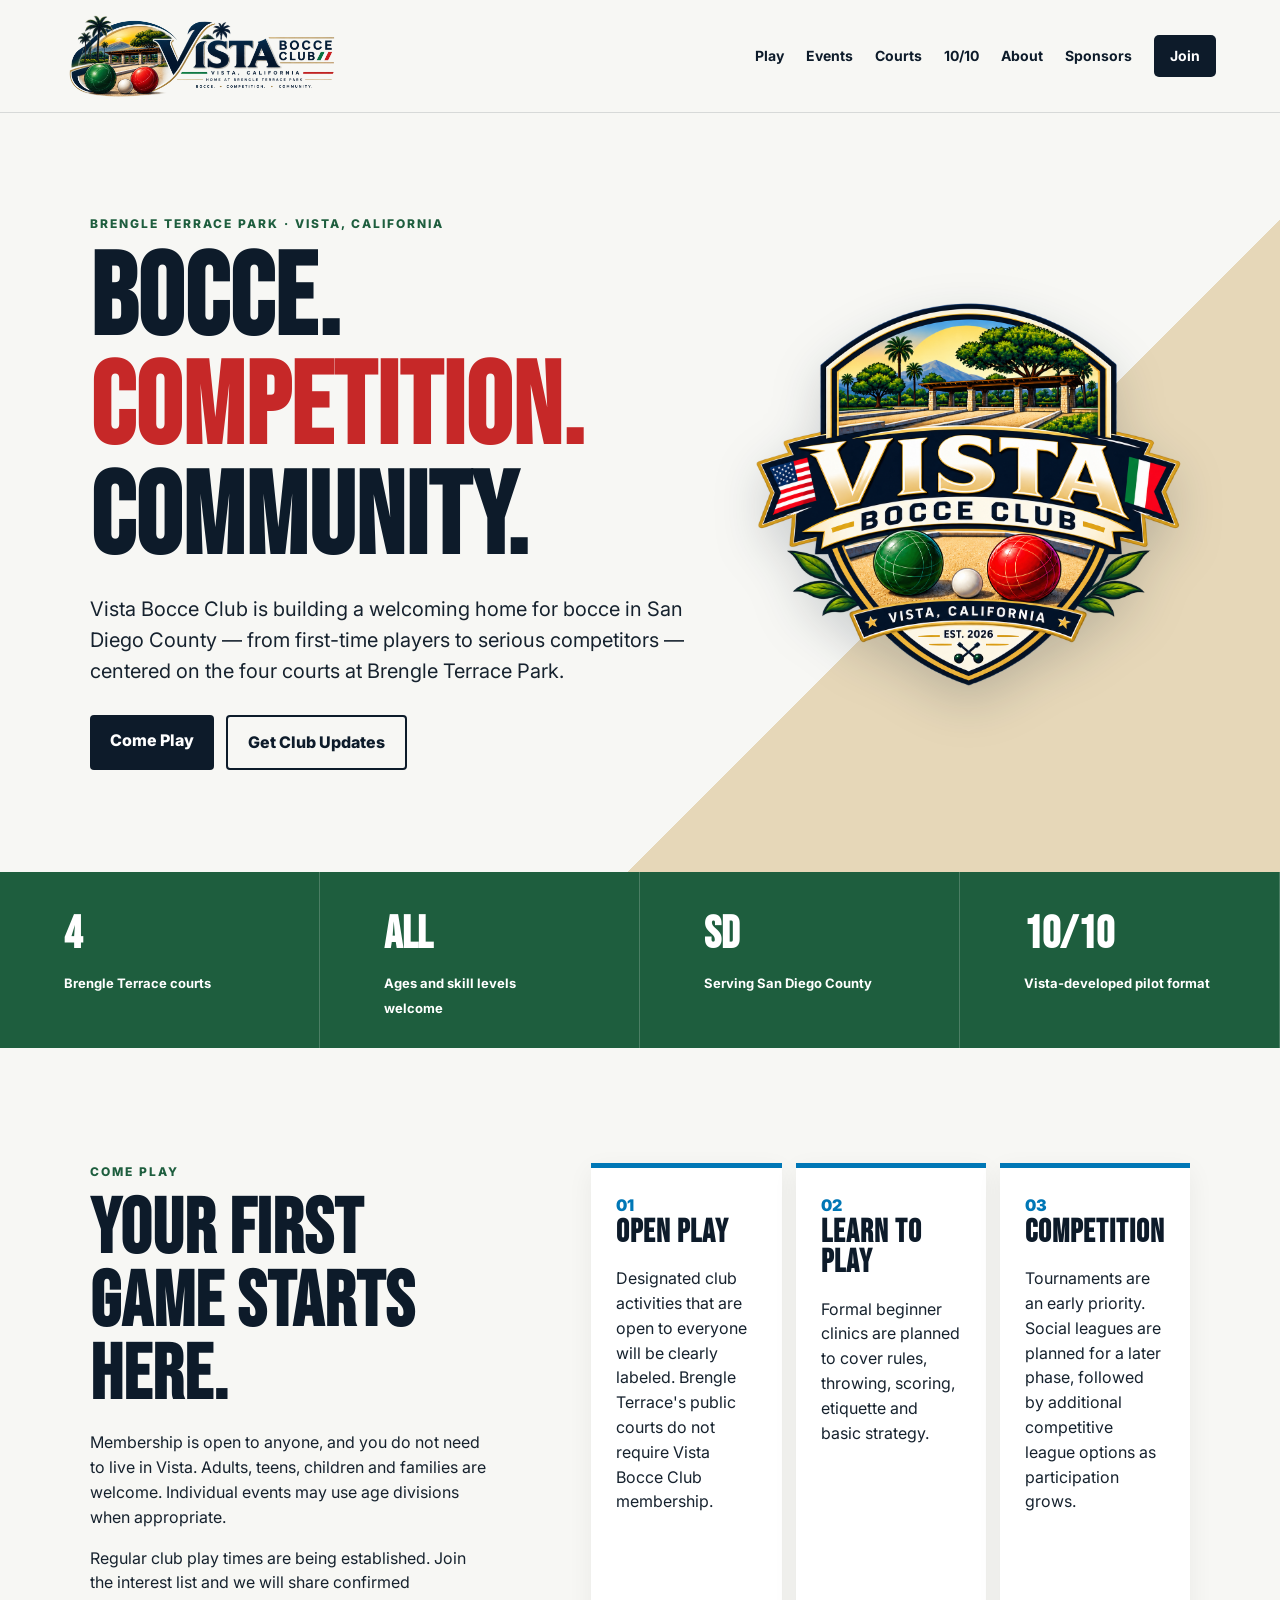
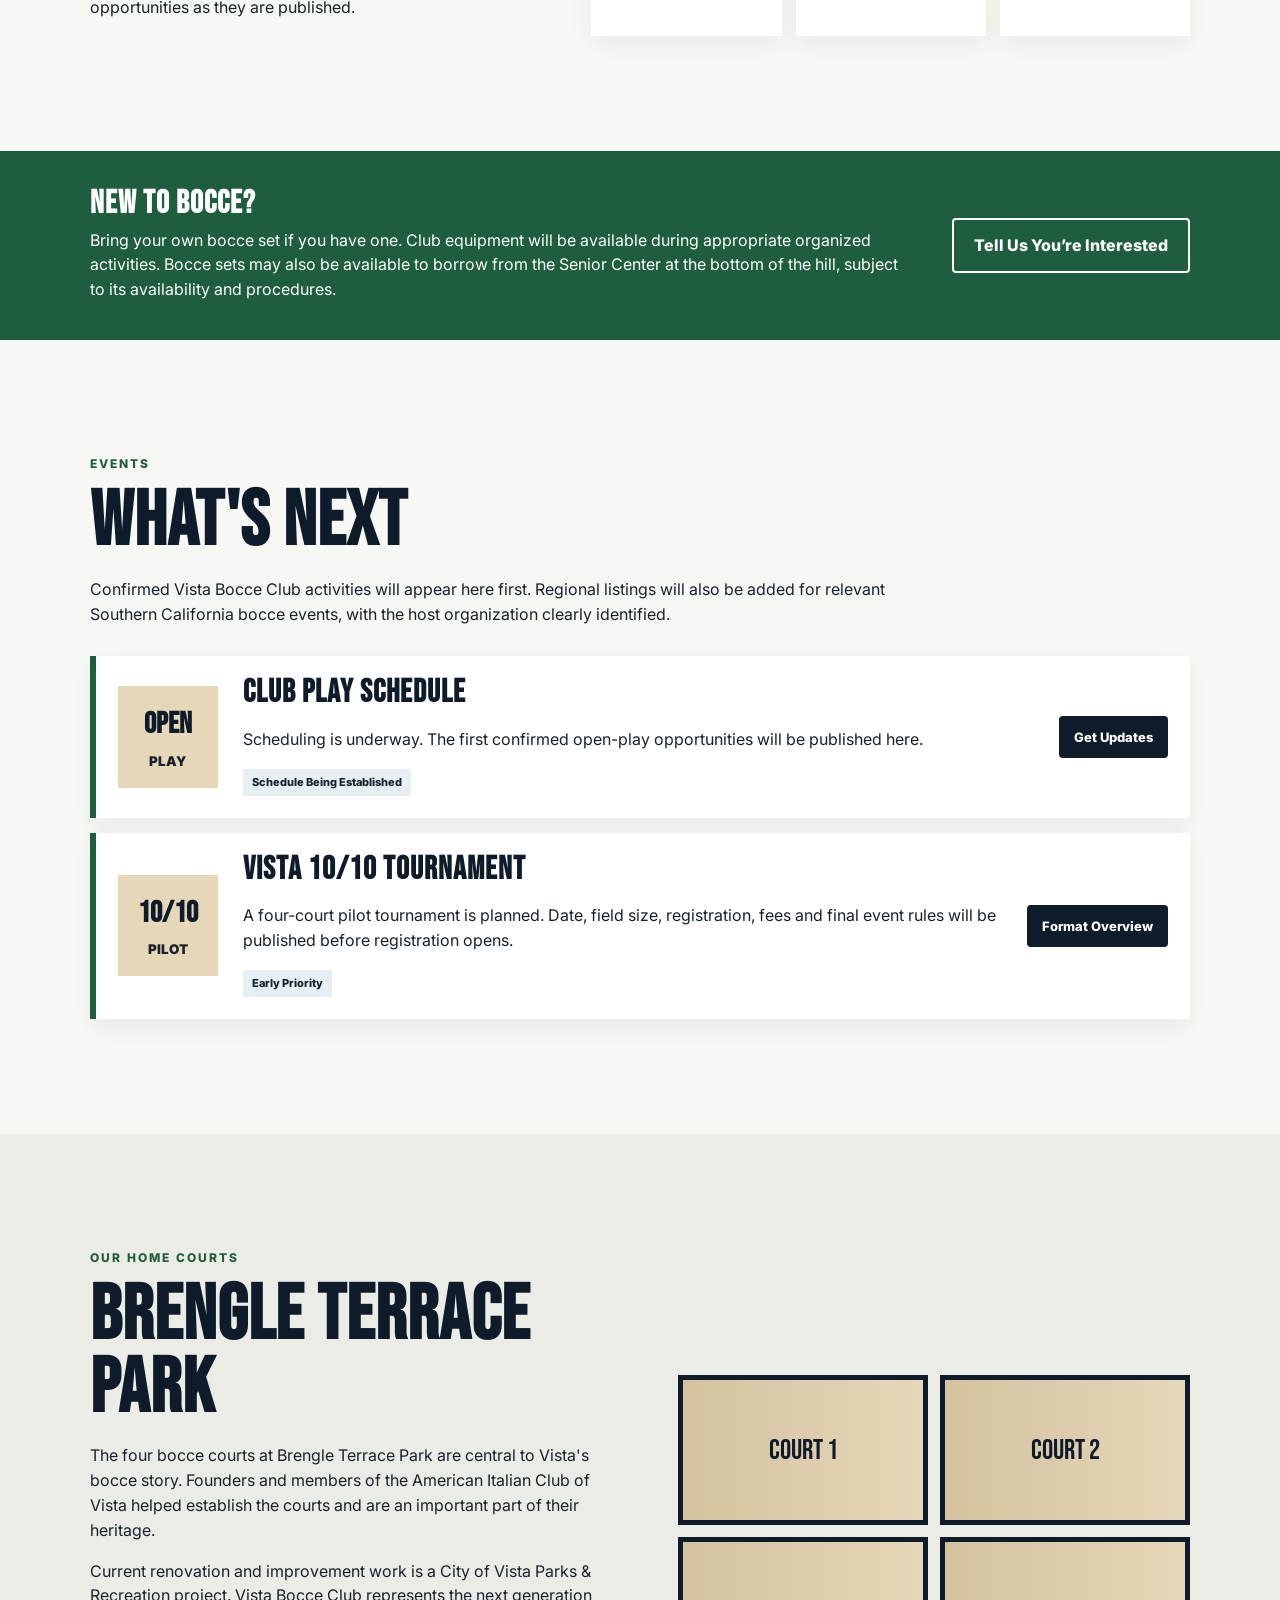
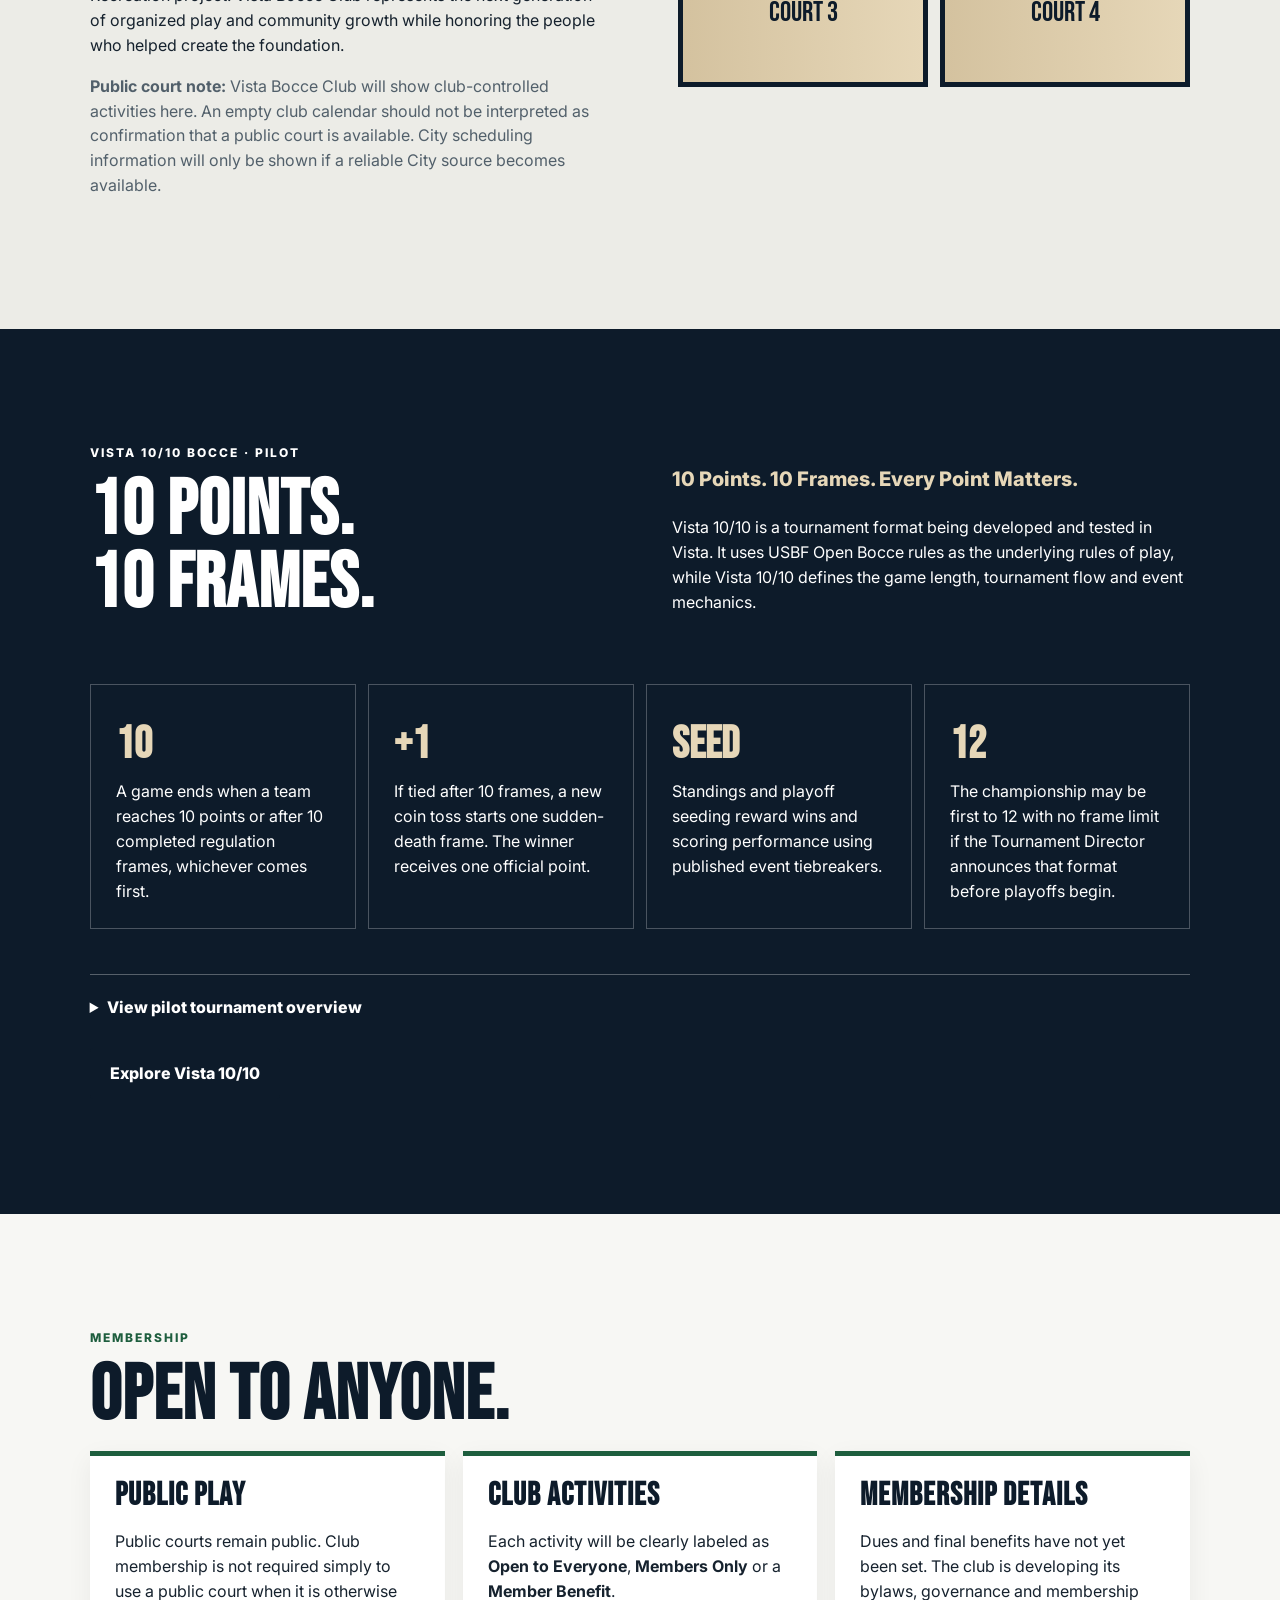
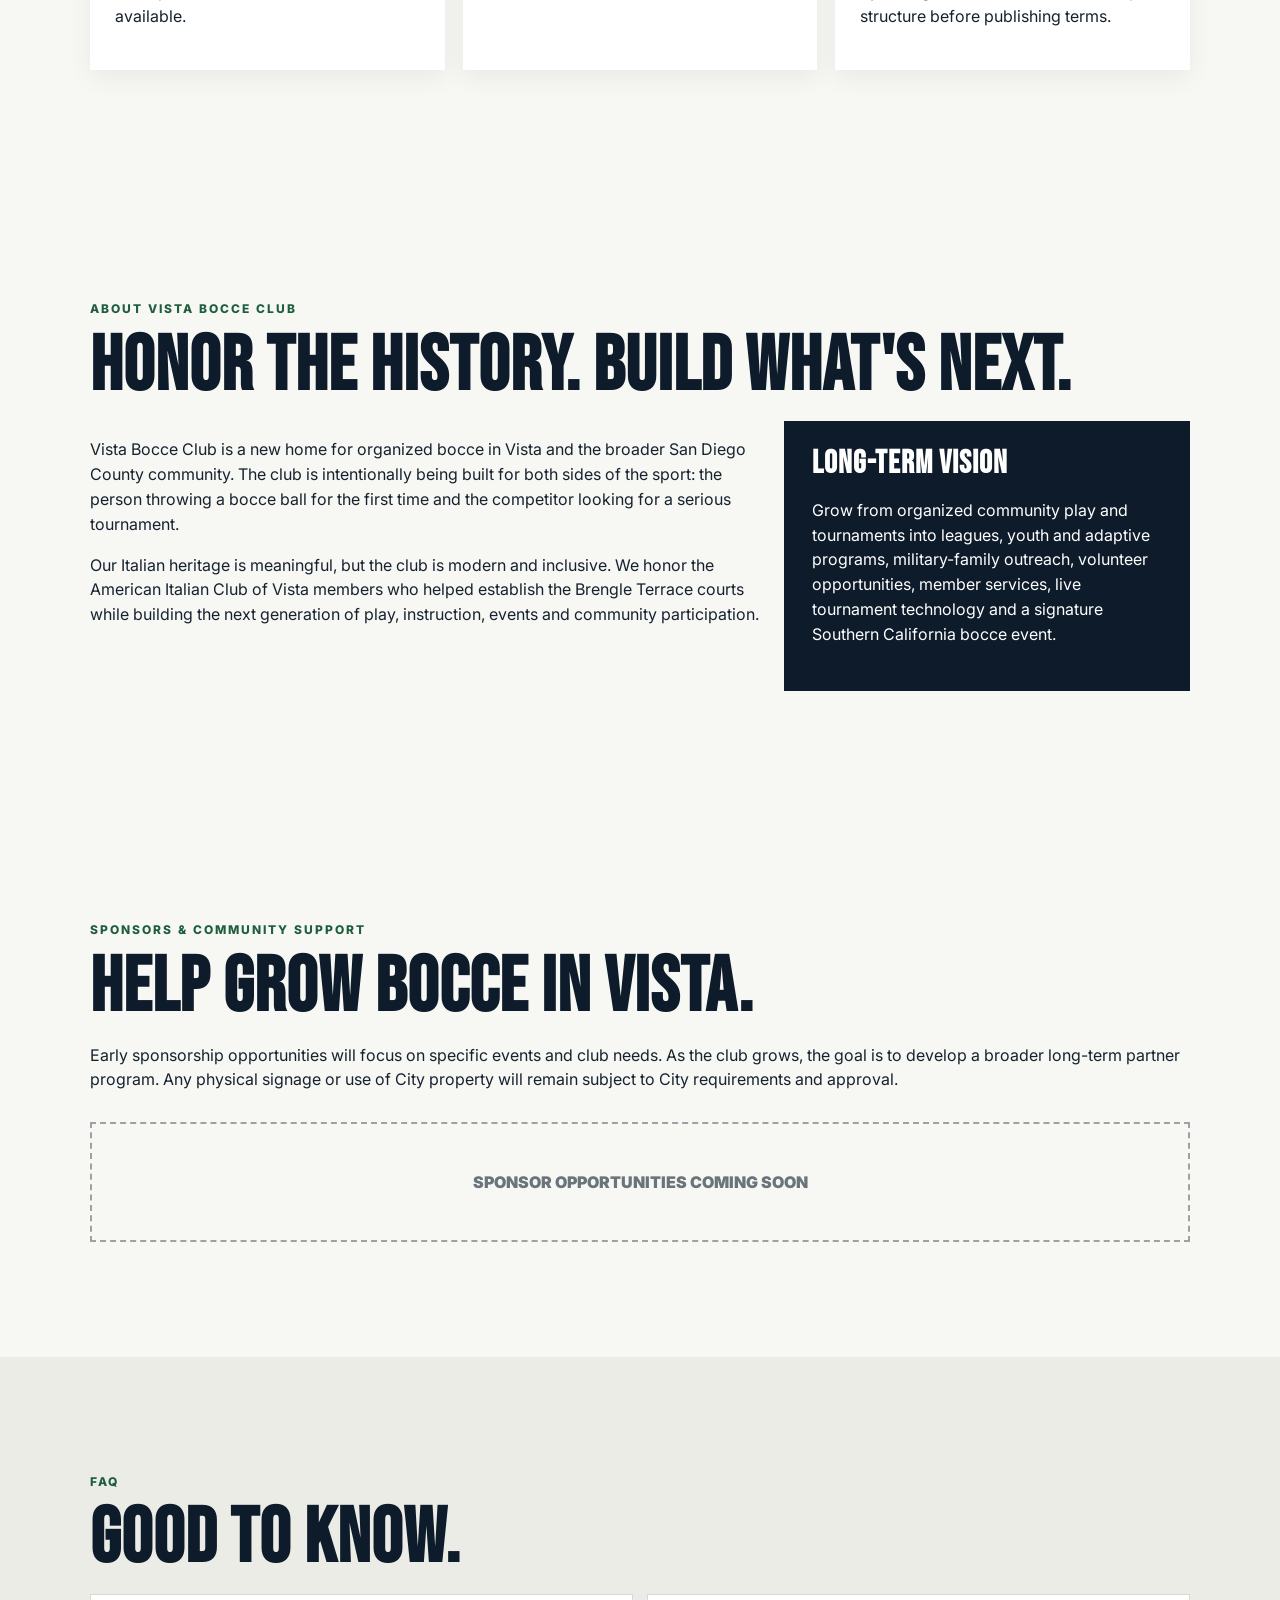
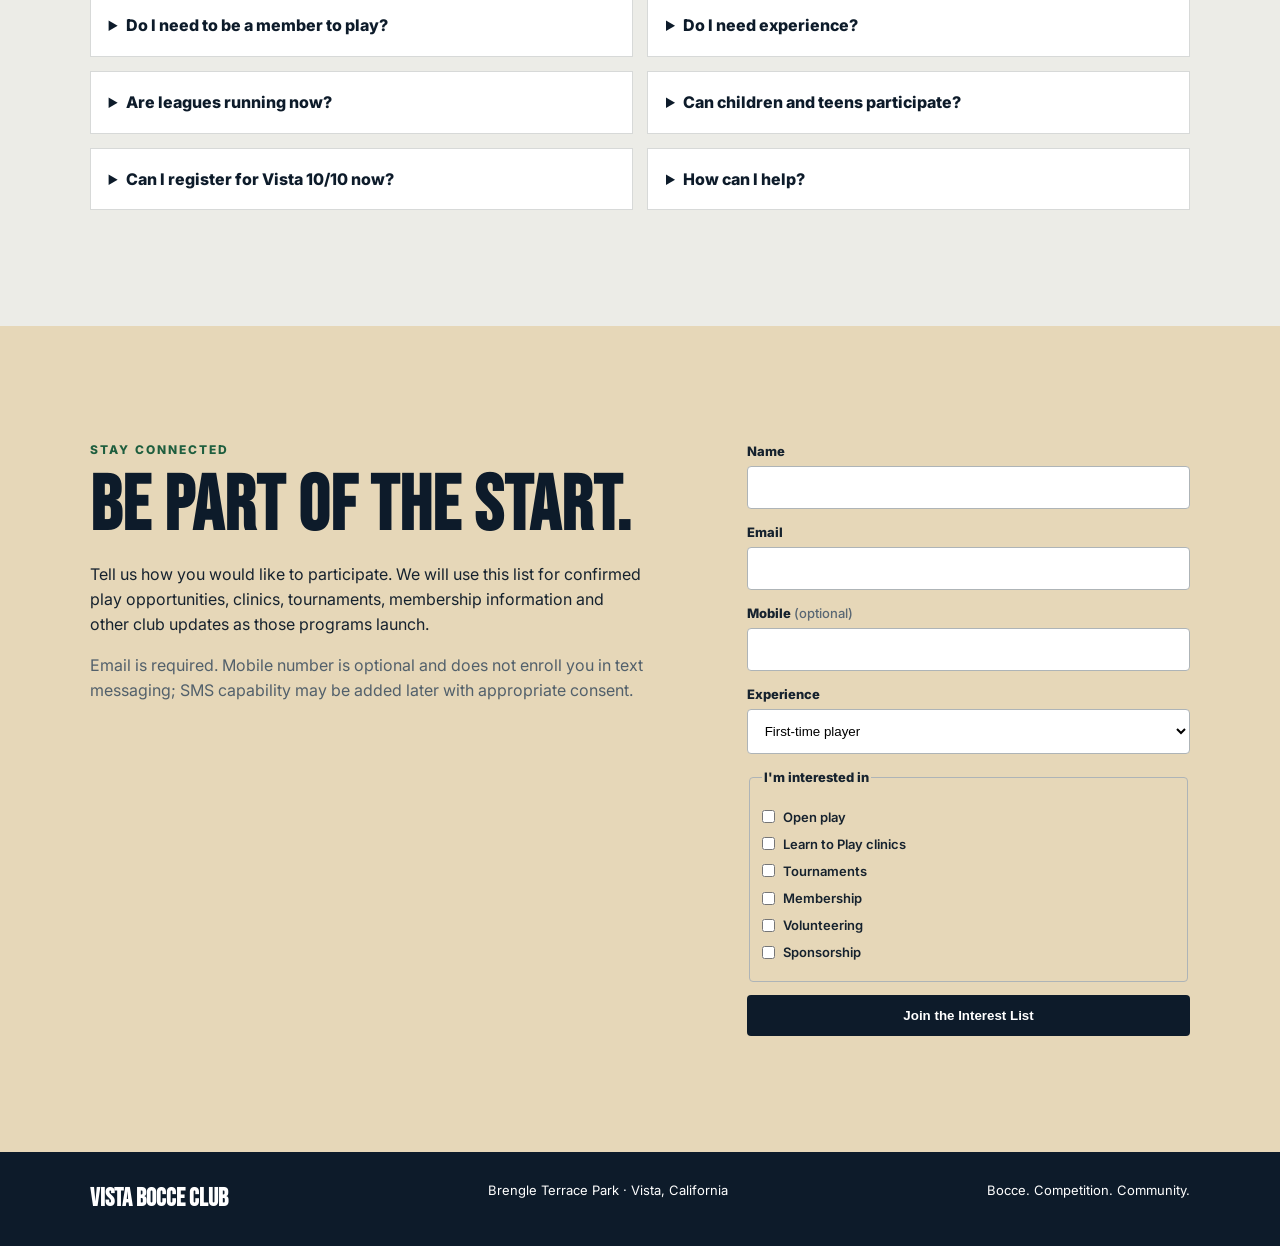
<file: index.html>
<!doctype html>
<html lang="en">
<head>
  <meta charset="utf-8">
  <meta name="viewport" content="width=device-width,initial-scale=1">
  <title>Vista Bocce Club | Bocce. Competition. Community.</title>
  <meta name="description" content="Vista Bocce Club at Brengle Terrace Park in Vista, California — welcoming new and experienced players for community play, clinics and competitive bocce.">
  <link rel="preconnect" href="https://fonts.googleapis.com">
  <link rel="preconnect" href="https://fonts.gstatic.com" crossorigin>
  <link href="https://fonts.googleapis.com/css2?family=Bebas+Neue&family=Inter:wght@400;500;600;700;800&display=swap" rel="stylesheet">
  <link rel="stylesheet" href="styles.css">
</head>
<body>
<a class="skip-link" href="#main">Skip to content</a>
<header class="site-header">
  <a class="brand logo-brand" href="#top" aria-label="Vista Bocce Club home">
    <img src="assets/vista-bocce-club-horizontal-logo.png" alt="Vista Bocce Club">
  </a>
  <button class="menu-toggle" type="button" aria-expanded="false" aria-controls="site-nav">Menu</button>
  <nav id="site-nav" aria-label="Primary navigation">
    <a href="#play">Play</a><a href="#events">Events</a><a href="#courts">Courts</a><a href="/ten10.html">10/10</a><a href="#about">About</a><a href="#sponsors">Sponsors</a><a class="join" href="#join">Join</a>
  </nav>
</header>
<main id="main">
<section id="top" class="hero">
  <div>
    <p class="eyebrow">BRENGLE TERRACE PARK · VISTA, CALIFORNIA</p>
    <h1>BOCCE.<br><em>COMPETITION.</em><br>COMMUNITY.</h1>
    <p class="lede">Vista Bocce Club is building a welcoming home for bocce in San Diego County — from first-time players to serious competitors — centered on the four courts at Brengle Terrace Park.</p>
    <div class="actions"><a class="button" href="#play">Come Play</a><a class="button ghost" href="#join">Get Club Updates</a></div>
  </div>
  <div class="hero-crest" aria-label="Vista Bocce Club crest">
    <img src="assets/vista-bocce-club-crest.png" alt="Vista Bocce Club crest">
  </div>
</section>

<section class="stats" aria-label="Club highlights">
  <div><strong>4</strong><span>Brengle Terrace courts</span></div>
  <div><strong>ALL</strong><span>Ages and skill levels welcome</span></div>
  <div><strong>SD</strong><span>Serving San Diego County</span></div>
  <div><strong>10/10</strong><span>Vista-developed pilot format</span></div>
</section>

<section id="play" class="split">
  <div>
    <p class="eyebrow">COME PLAY</p>
    <h2>YOUR FIRST GAME STARTS HERE.</h2>
    <p>Membership is open to anyone, and you do not need to live in Vista. Adults, teens, children and families are welcome. Individual events may use age divisions when appropriate.</p>
    <p>Regular club play times are being established. Join the interest list and we will share confirmed opportunities as they are published.</p>
  </div>
  <div class="cards">
    <article><span>01</span><h3>Open Play</h3><p>Designated club activities that are open to everyone will be clearly labeled. Brengle Terrace's public courts do not require Vista Bocce Club membership.</p></article>
    <article><span>02</span><h3>Learn to Play</h3><p>Formal beginner clinics are planned to cover rules, throwing, scoring, etiquette and basic strategy.</p></article>
    <article><span>03</span><h3>Competition</h3><p>Tournaments are an early priority. Social leagues are planned for a later phase, followed by additional competitive league options as participation grows.</p></article>
  </div>
</section>

<section class="newcomer-band">
  <div><h3>NEW TO BOCCE?</h3><p>Bring your own bocce set if you have one. Club equipment will be available during appropriate organized activities. Bocce sets may also be available to borrow from the Senior Center at the bottom of the hill, subject to its availability and procedures.</p></div>
  <a class="button ghost-light" href="#join">Tell Us You’re Interested</a>
</section>

<section id="events">
  <p class="eyebrow">EVENTS</p><h2>WHAT'S NEXT</h2>
  <p class="section-intro">Confirmed Vista Bocce Club activities will appear here first. Regional listings will also be added for relevant Southern California bocce events, with the host organization clearly identified.</p>
  <div class="event-grid">
    <article class="event"><div class="date"><b>OPEN</b><small>PLAY</small></div><div><h3>Club Play Schedule</h3><p>Scheduling is underway. The first confirmed open-play opportunities will be published here.</p><span class="tag">Schedule Being Established</span></div><a class="small-button" href="#join">Get Updates</a></article>
    <article class="event"><div class="date"><b>10/10</b><small>PILOT</small></div><div><h3>Vista 10/10 Tournament</h3><p>A four-court pilot tournament is planned. Date, field size, registration, fees and final event rules will be published before registration opens.</p><span class="tag">Early Priority</span></div><a class="small-button" href="/ten10.html">Format Overview</a></article>
  </div>
</section>

<section id="courts" class="courts">
  <div>
    <p class="eyebrow">OUR HOME COURTS</p><h2>BRENGLE TERRACE PARK</h2>
    <p>The four bocce courts at Brengle Terrace Park are central to Vista's bocce story. Founders and members of the American Italian Club of Vista helped establish the courts and are an important part of their heritage.</p>
    <p>Current renovation and improvement work is a City of Vista Parks &amp; Recreation project. Vista Bocce Club represents the next generation of organized play and community growth while honoring the people who helped create the foundation.</p>
    <p class="muted"><strong>Public court note:</strong> Vista Bocce Club will show club-controlled activities here. An empty club calendar should not be interpreted as confirmation that a public court is available. City scheduling information will only be shown if a reliable City source becomes available.</p>
  </div>
  <div class="court-map" aria-label="Illustration of four bocce courts"><div class="court">COURT 1</div><div class="court">COURT 2</div><div class="court">COURT 3</div><div class="court">COURT 4</div></div>
</section>

<section id="ten10" class="dark">
  <div class="section-head"><div><p class="eyebrow">VISTA 10/10 BOCCE · PILOT</p><h2>10 POINTS.<br>10 FRAMES.</h2></div><div><p class="format-tagline">10 Points. 10 Frames. Every Point Matters.</p><p>Vista 10/10 is a tournament format being developed and tested in Vista. It uses USBF Open Bocce rules as the underlying rules of play, while Vista 10/10 defines the game length, tournament flow and event mechanics.</p></div></div>
  <div class="rules">
    <div><b>10</b><span>A game ends when a team reaches 10 points or after 10 completed regulation frames, whichever comes first.</span></div>
    <div><b>+1</b><span>If tied after 10 frames, a new coin toss starts one sudden-death frame. The winner receives one official point.</span></div>
    <div><b>SEED</b><span>Standings and playoff seeding reward wins and scoring performance using published event tiebreakers.</span></div>
    <div><b>12</b><span>The championship may be first to 12 with no frame limit if the Tournament Director announces that format before playoffs begin.</span></div>
  </div>
  <details><summary>View pilot tournament overview</summary><div class="details-grid">
    <p><b>Preliminary play:</b> balanced brackets are preferred so teams play the same number of games; three advancing teams per bracket is the preferred model when practical.</p>
    <p><b>Within-bracket ties:</b> Win-Loss → Head-to-Head → Point Differential → Points For → on-court tiebreak if needed.</p>
    <p><b>Cross-bracket seeding:</b> Win-Loss → Point Differential → Points For → final on-court tiebreak.</p>
    <p><b>Playoffs:</b> seeded single elimination with mathematical byes awarded to the highest seeds when needed.</p>
    <p><b>Operations:</b> master game order, formal On Deck queue and next-available-court flow are designed to keep four courts moving efficiently.</p>
    <p><b>Pilot status:</b> the rules remain a test ruleset until real-world tournament data and player feedback support a formal v1.0 release.</p>
  </div></details>
  <div class="actions"><a class="button" href="/ten10.html">Explore Vista 10/10</a></div>
</section>

<section id="membership" class="membership-section">
  <p class="eyebrow">MEMBERSHIP</p><h2>OPEN TO ANYONE.</h2>
  <div class="three-col">
    <article><h3>Public Play</h3><p>Public courts remain public. Club membership is not required simply to use a public court when it is otherwise available.</p></article>
    <article><h3>Club Activities</h3><p>Each activity will be clearly labeled as <strong>Open to Everyone</strong>, <strong>Members Only</strong> or a <strong>Member Benefit</strong>.</p></article>
    <article><h3>Membership Details</h3><p>Dues and final benefits have not yet been set. The club is developing its bylaws, governance and membership structure before publishing terms.</p></article>
  </div>
</section>

<section id="about" class="about">
  <p class="eyebrow">ABOUT VISTA BOCCE CLUB</p><h2>HONOR THE HISTORY. BUILD WHAT'S NEXT.</h2>
  <div class="about-grid"><div><p>Vista Bocce Club is a new home for organized bocce in Vista and the broader San Diego County community. The club is intentionally being built for both sides of the sport: the person throwing a bocce ball for the first time and the competitor looking for a serious tournament.</p><p>Our Italian heritage is meaningful, but the club is modern and inclusive. We honor the American Italian Club of Vista members who helped establish the Brengle Terrace courts while building the next generation of play, instruction, events and community participation.</p></div><div class="vision-box"><h3>LONG-TERM VISION</h3><p>Grow from organized community play and tournaments into leagues, youth and adaptive programs, military-family outreach, volunteer opportunities, member services, live tournament technology and a signature Southern California bocce event.</p></div></div>
</section>

<section id="sponsors" class="sponsors">
  <p class="eyebrow">SPONSORS &amp; COMMUNITY SUPPORT</p><h2>HELP GROW BOCCE IN VISTA.</h2>
  <p>Early sponsorship opportunities will focus on specific events and club needs. As the club grows, the goal is to develop a broader long-term partner program. Any physical signage or use of City property will remain subject to City requirements and approval.</p>
  <div class="sponsorbox">SPONSOR OPPORTUNITIES COMING SOON</div>
</section>

<section class="faq" id="faq">
  <p class="eyebrow">FAQ</p><h2>GOOD TO KNOW.</h2>
  <div class="faq-grid">
    <details><summary>Do I need to be a member to play?</summary><p>No. Brengle Terrace's public courts do not become members-only courts because Vista Bocce Club uses them. Club-organized activities will state whether they are open to everyone or limited to members.</p></details>
    <details><summary>Do I need experience?</summary><p>No. All skill levels are welcome, and beginner Learn to Play clinics are part of the club plan.</p></details>
    <details><summary>Are leagues running now?</summary><p>Not yet. Community play, beginner instruction and early tournaments come first. Social leagues are a future program.</p></details>
    <details><summary>Can children and teens participate?</summary><p>Yes. The club is intended for all ages and families. Individual events may use age divisions or additional safeguards when appropriate.</p></details>
    <details><summary>Can I register for Vista 10/10 now?</summary><p>Not yet. Registration will open only after a specific event date, field size, fee, rules version and registration details are published.</p></details>
    <details><summary>How can I help?</summary><p>Use the interest form below and select volunteering, sponsorship or another area that interests you.</p></details>
  </div>
</section>

<section id="join" class="join-panel">
  <div><p class="eyebrow">STAY CONNECTED</p><h2>BE PART OF THE START.</h2><p>Tell us how you would like to participate. We will use this list for confirmed play opportunities, clinics, tournaments, membership information and other club updates as those programs launch.</p><p class="muted">Email is required. Mobile number is optional and does not enroll you in text messaging; SMS capability may be added later with appropriate consent.</p></div>
  <form name="club-interest" method="POST" data-netlify="true" netlify-honeypot="bot-field" action="/?submitted=true#join">
    <input type="hidden" name="form-name" value="club-interest">
    <p class="honeypot"><label>Do not fill this out if you are human: <input name="bot-field"></label></p>
    <label>Name<input name="name" autocomplete="name" required></label>
    <label>Email<input name="email" type="email" autocomplete="email" required></label>
    <label>Mobile <span class="optional">(optional)</span><input name="mobile" type="tel" autocomplete="tel"></label>
    <label>Experience<select name="experience"><option>First-time player</option><option>Beginner</option><option>Recreational player</option><option>Experienced / tournament player</option></select></label>
    <fieldset><legend>I'm interested in</legend><label class="check"><input type="checkbox" name="interests" value="Open play"> Open play</label><label class="check"><input type="checkbox" name="interests" value="Learn to Play clinics"> Learn to Play clinics</label><label class="check"><input type="checkbox" name="interests" value="Tournaments"> Tournaments</label><label class="check"><input type="checkbox" name="interests" value="Membership"> Membership</label><label class="check"><input type="checkbox" name="interests" value="Volunteering"> Volunteering</label><label class="check"><input type="checkbox" name="interests" value="Sponsorship"> Sponsorship</label></fieldset>
    <button class="button" type="submit">Join the Interest List</button>
    <p id="form-status" class="formmsg" role="status" aria-live="polite"></p>
  </form>
</section>
</main>
<footer><b>VISTA BOCCE CLUB</b><span>Brengle Terrace Park · Vista, California</span><span>Bocce. Competition. Community.</span></footer>
<script src="app.js"></script>
</body></html>
</file>
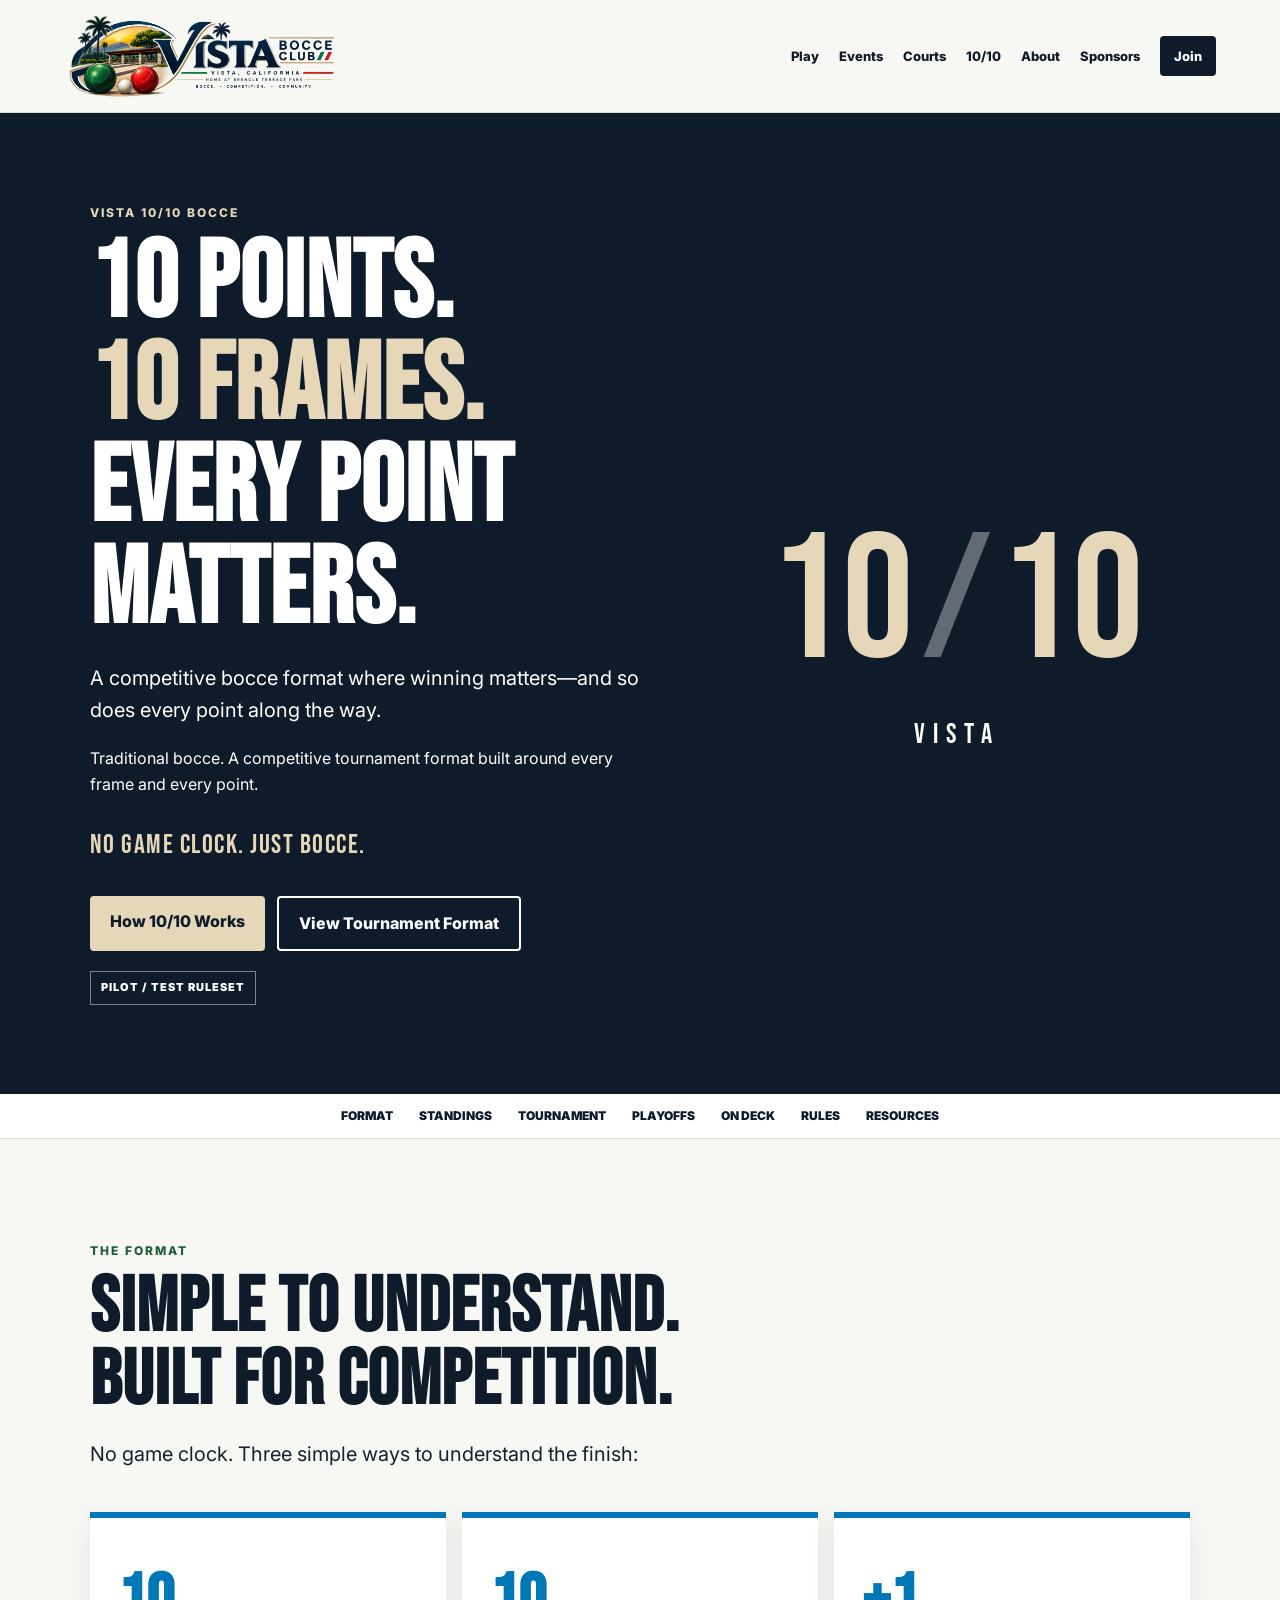
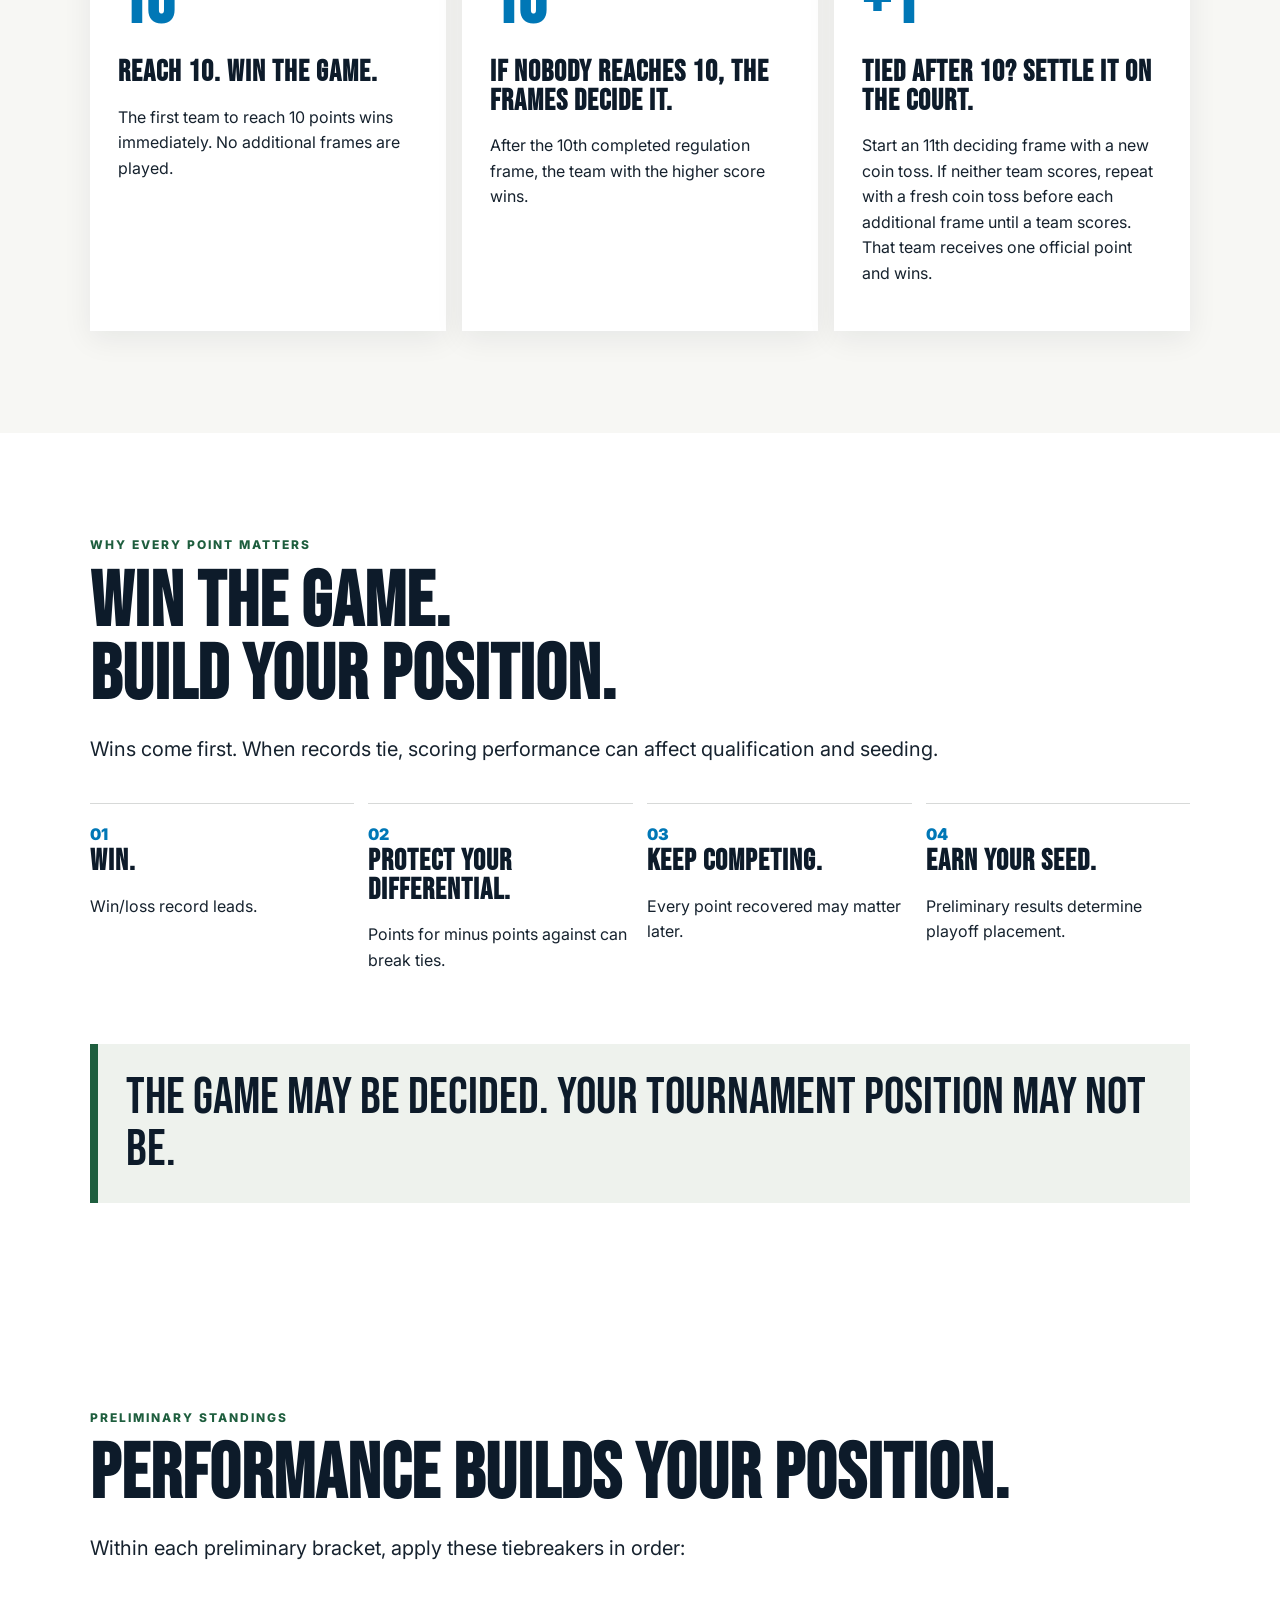
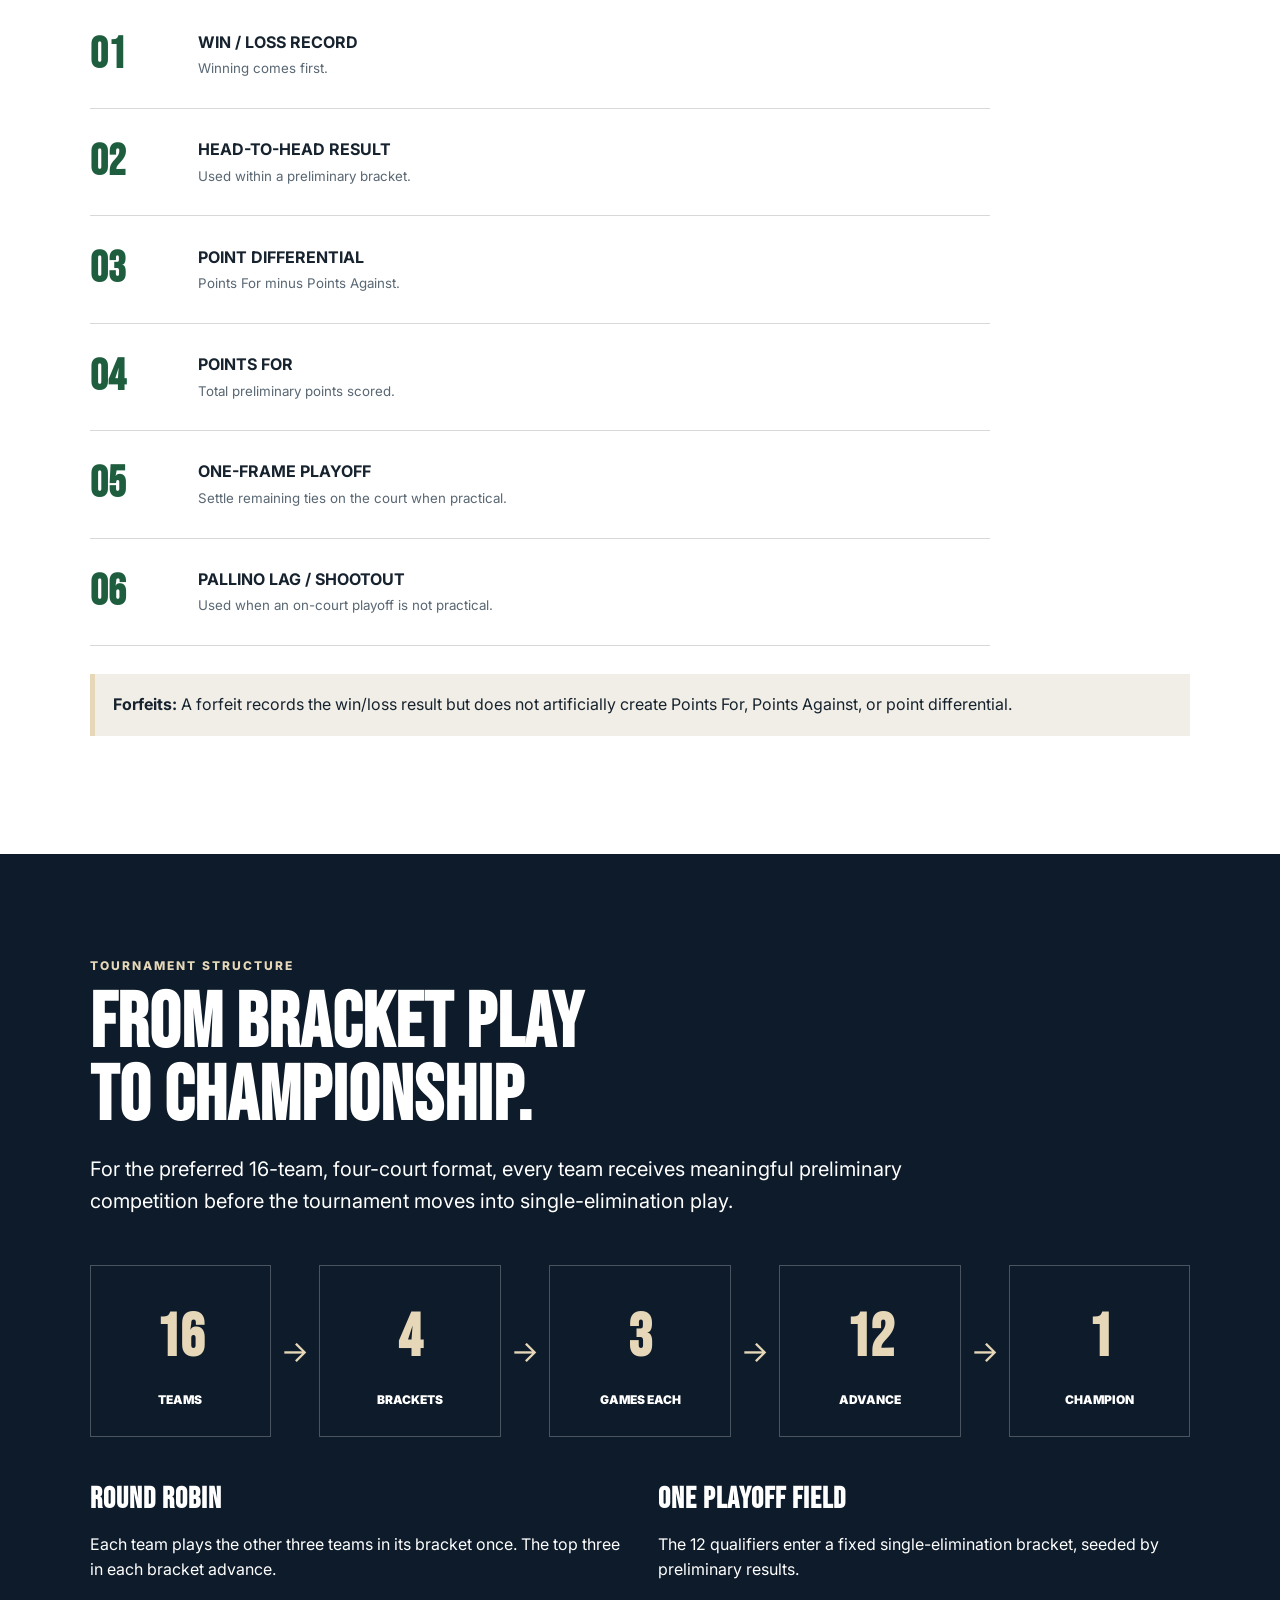
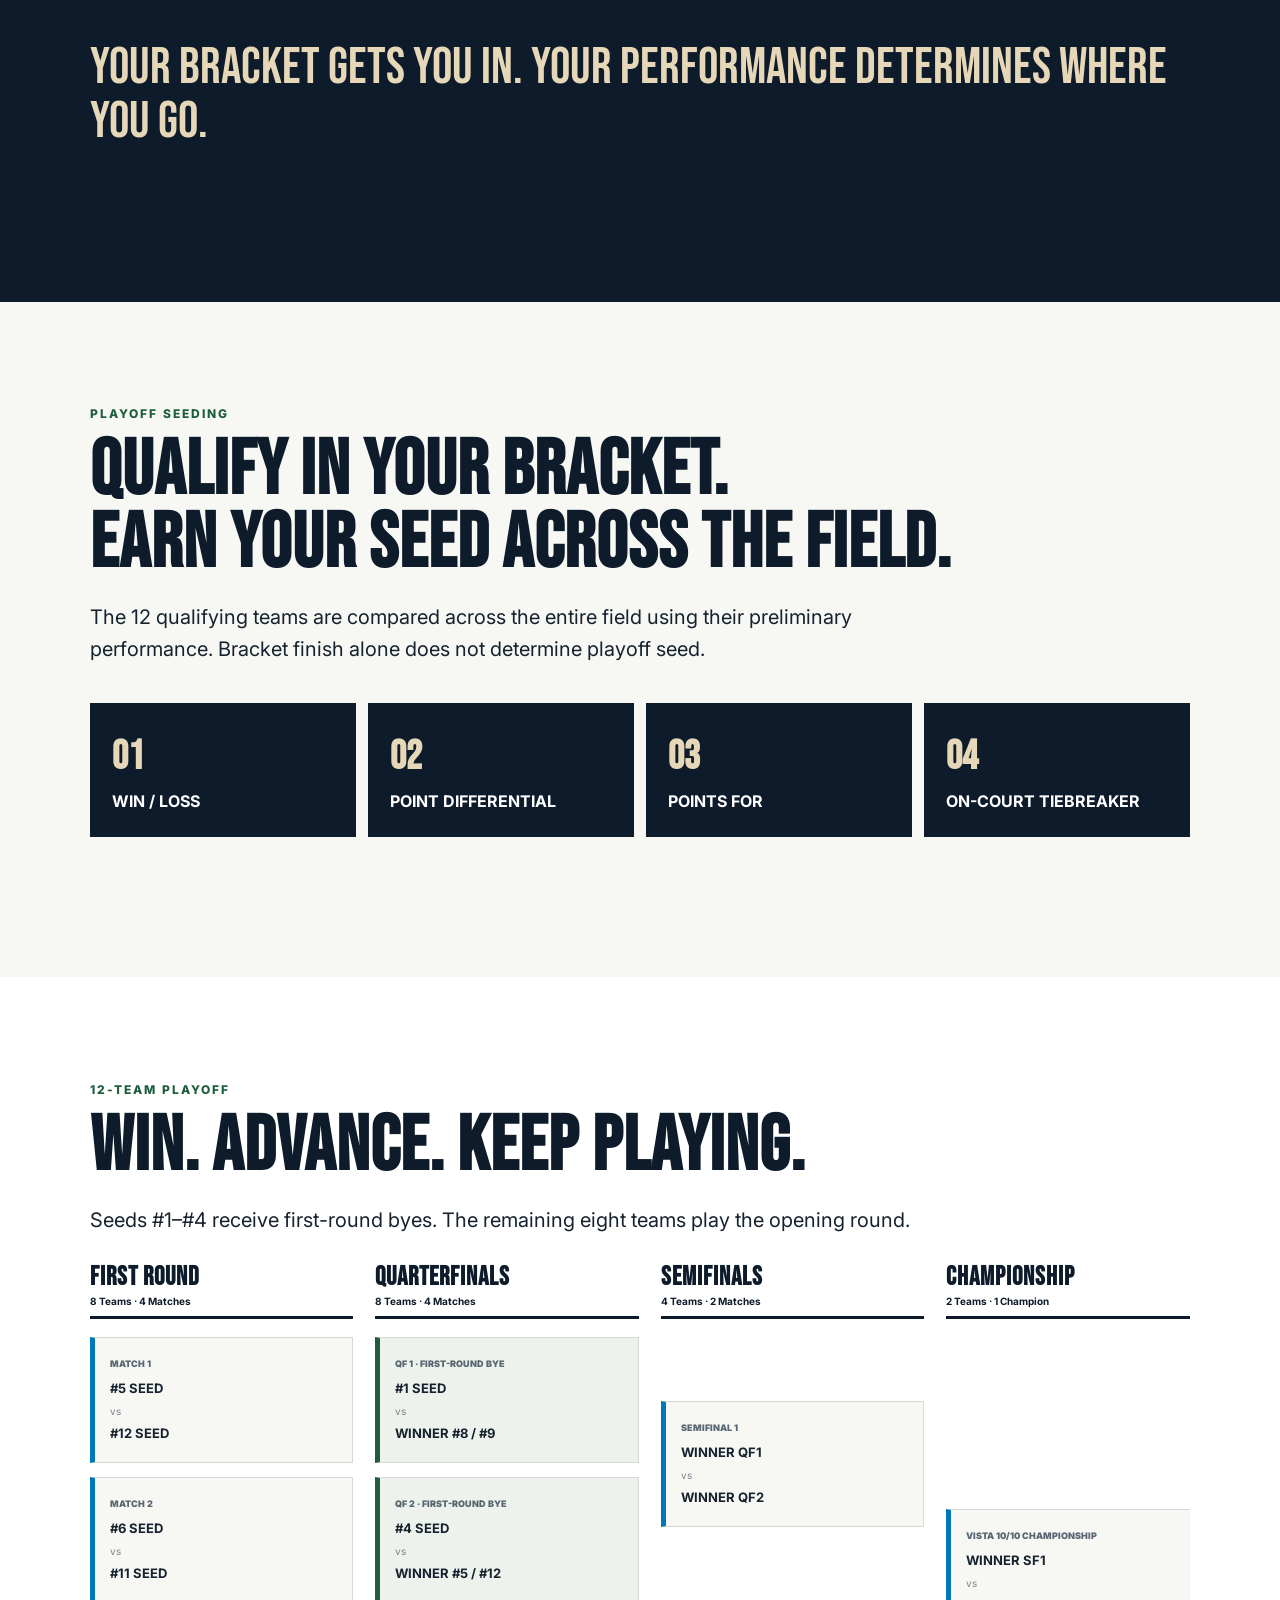
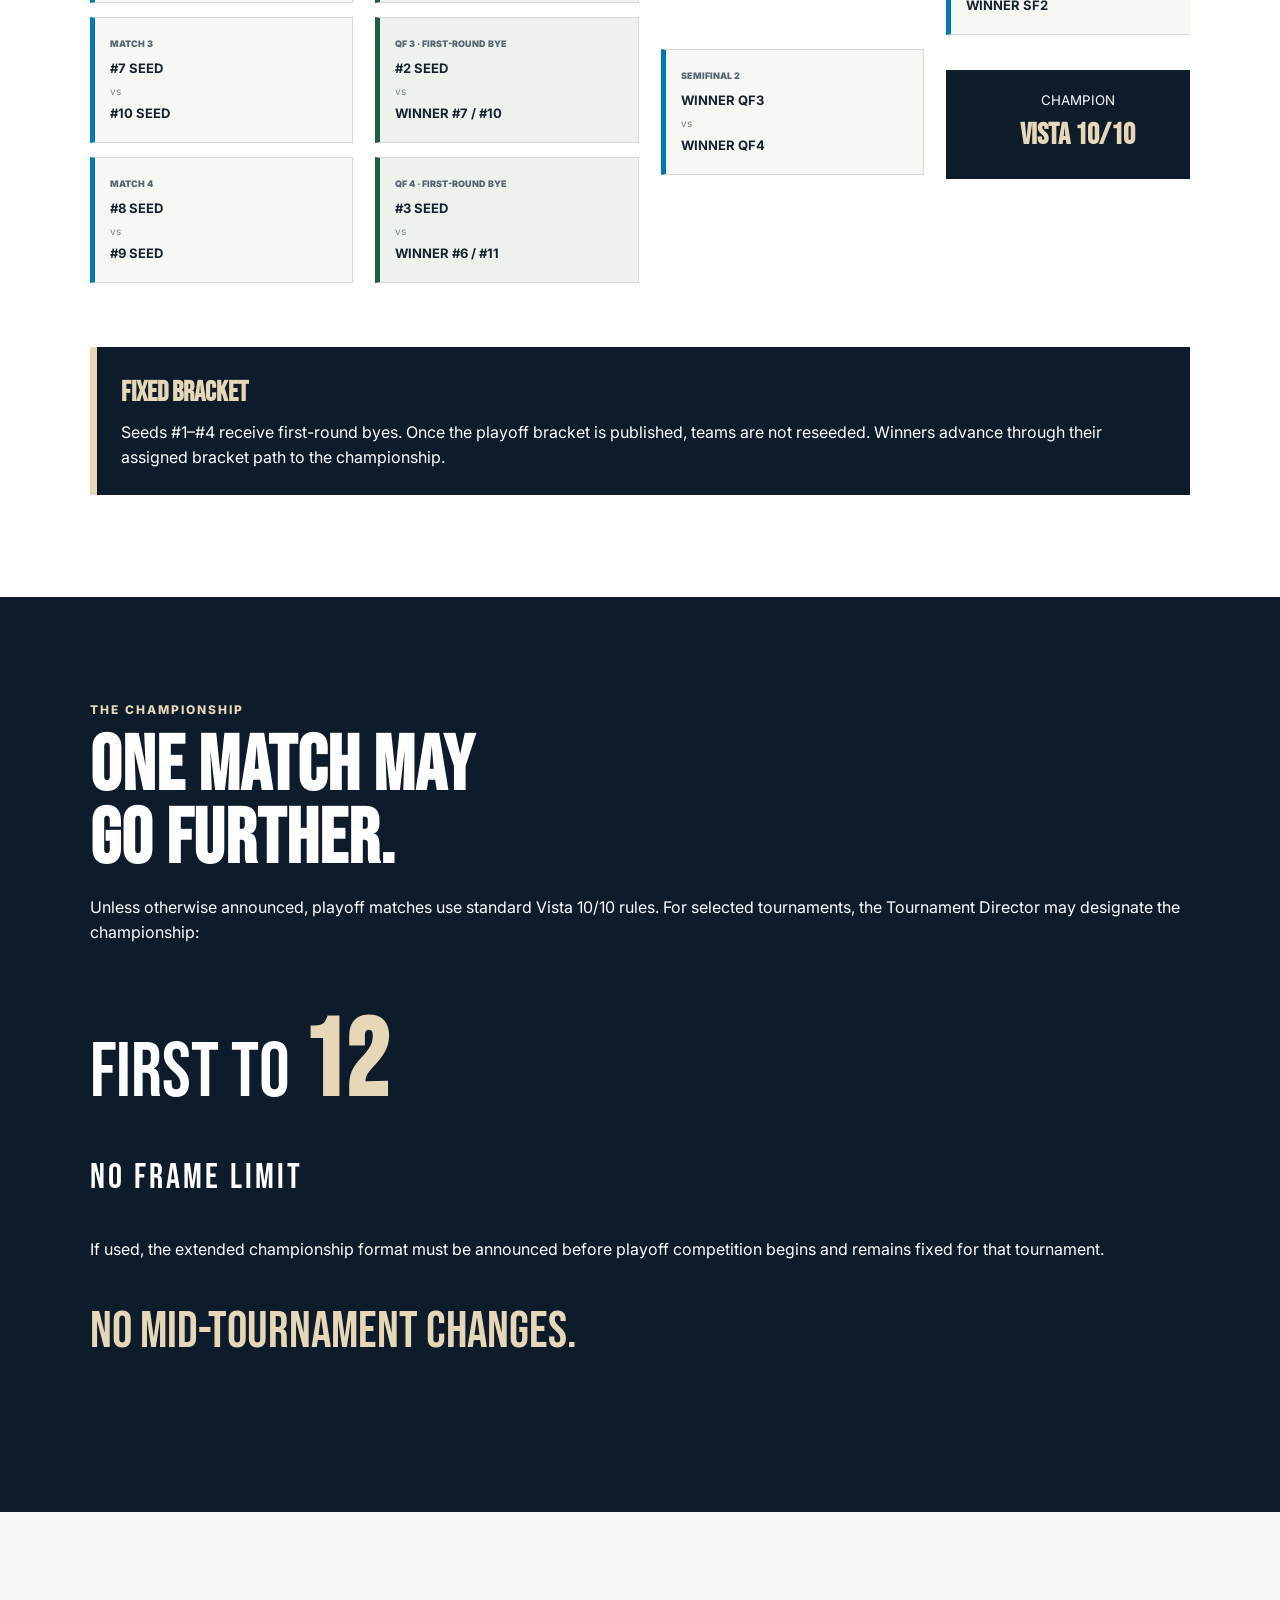
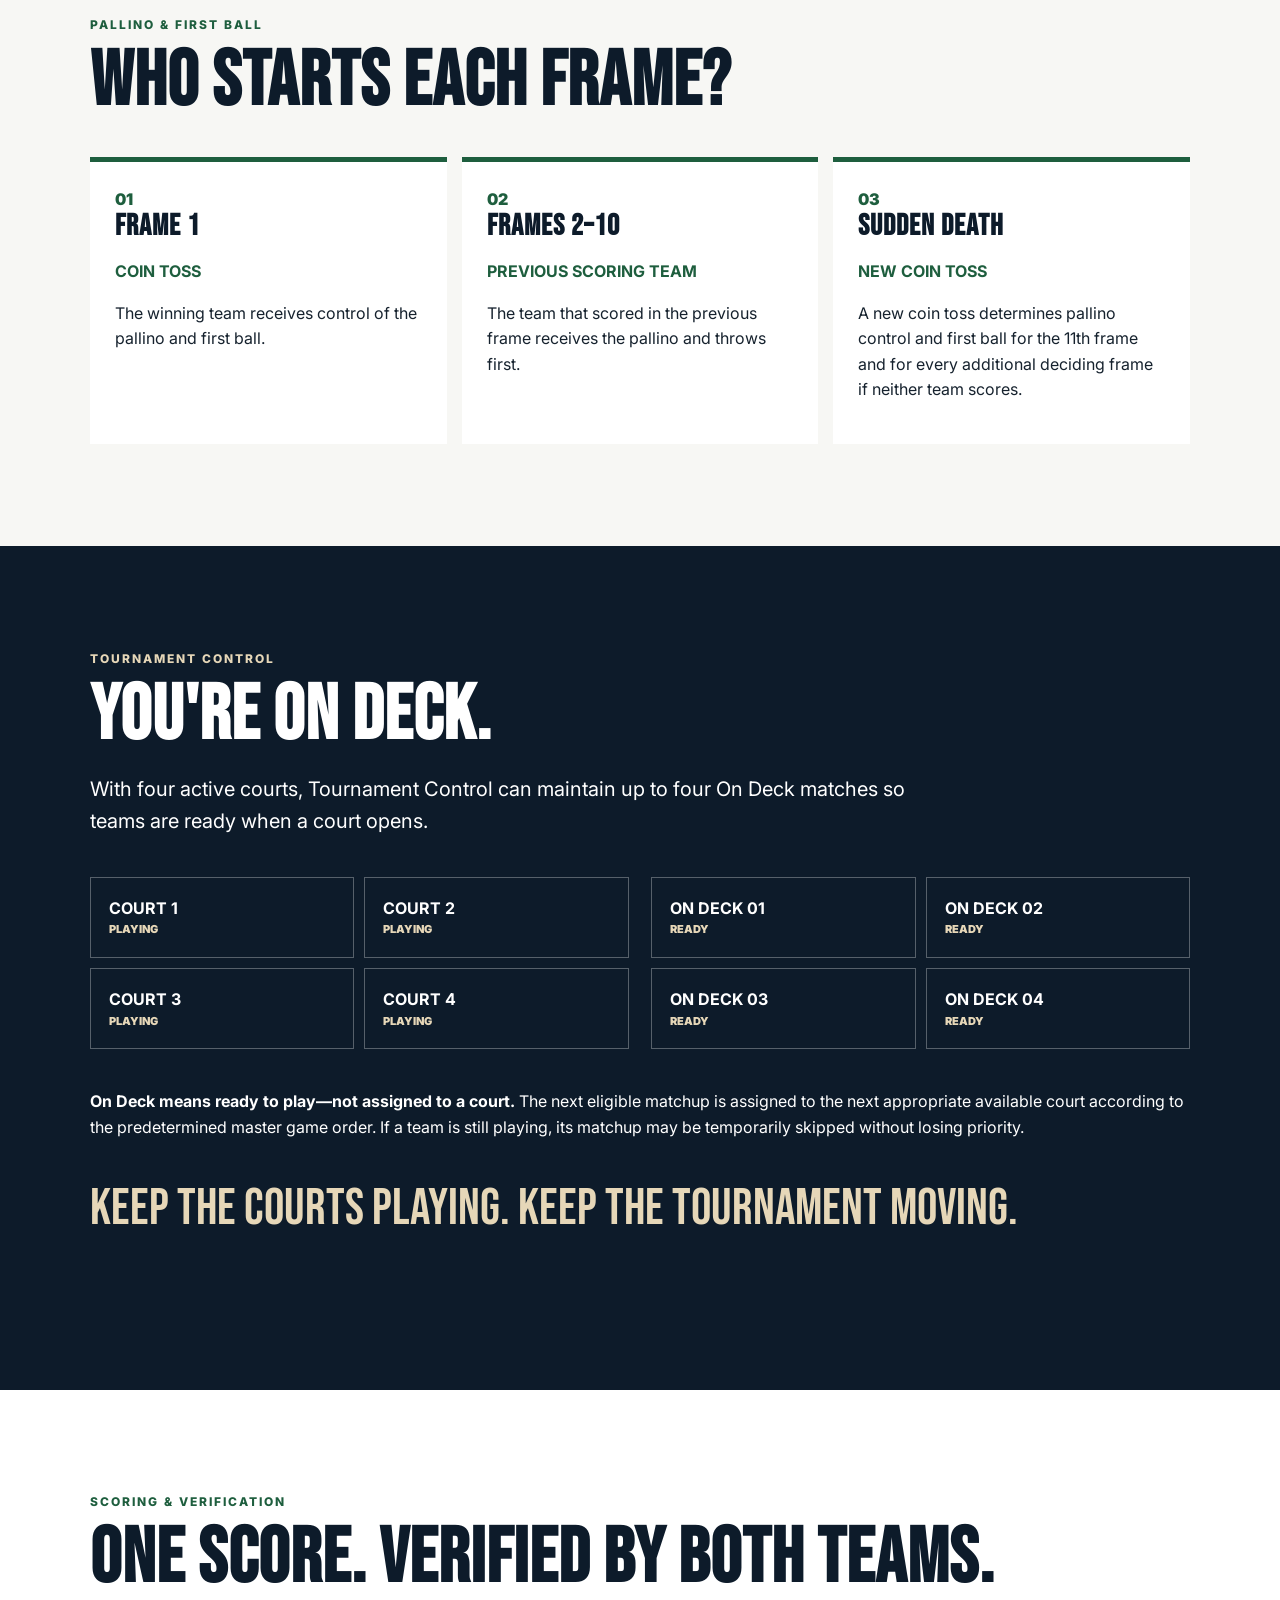
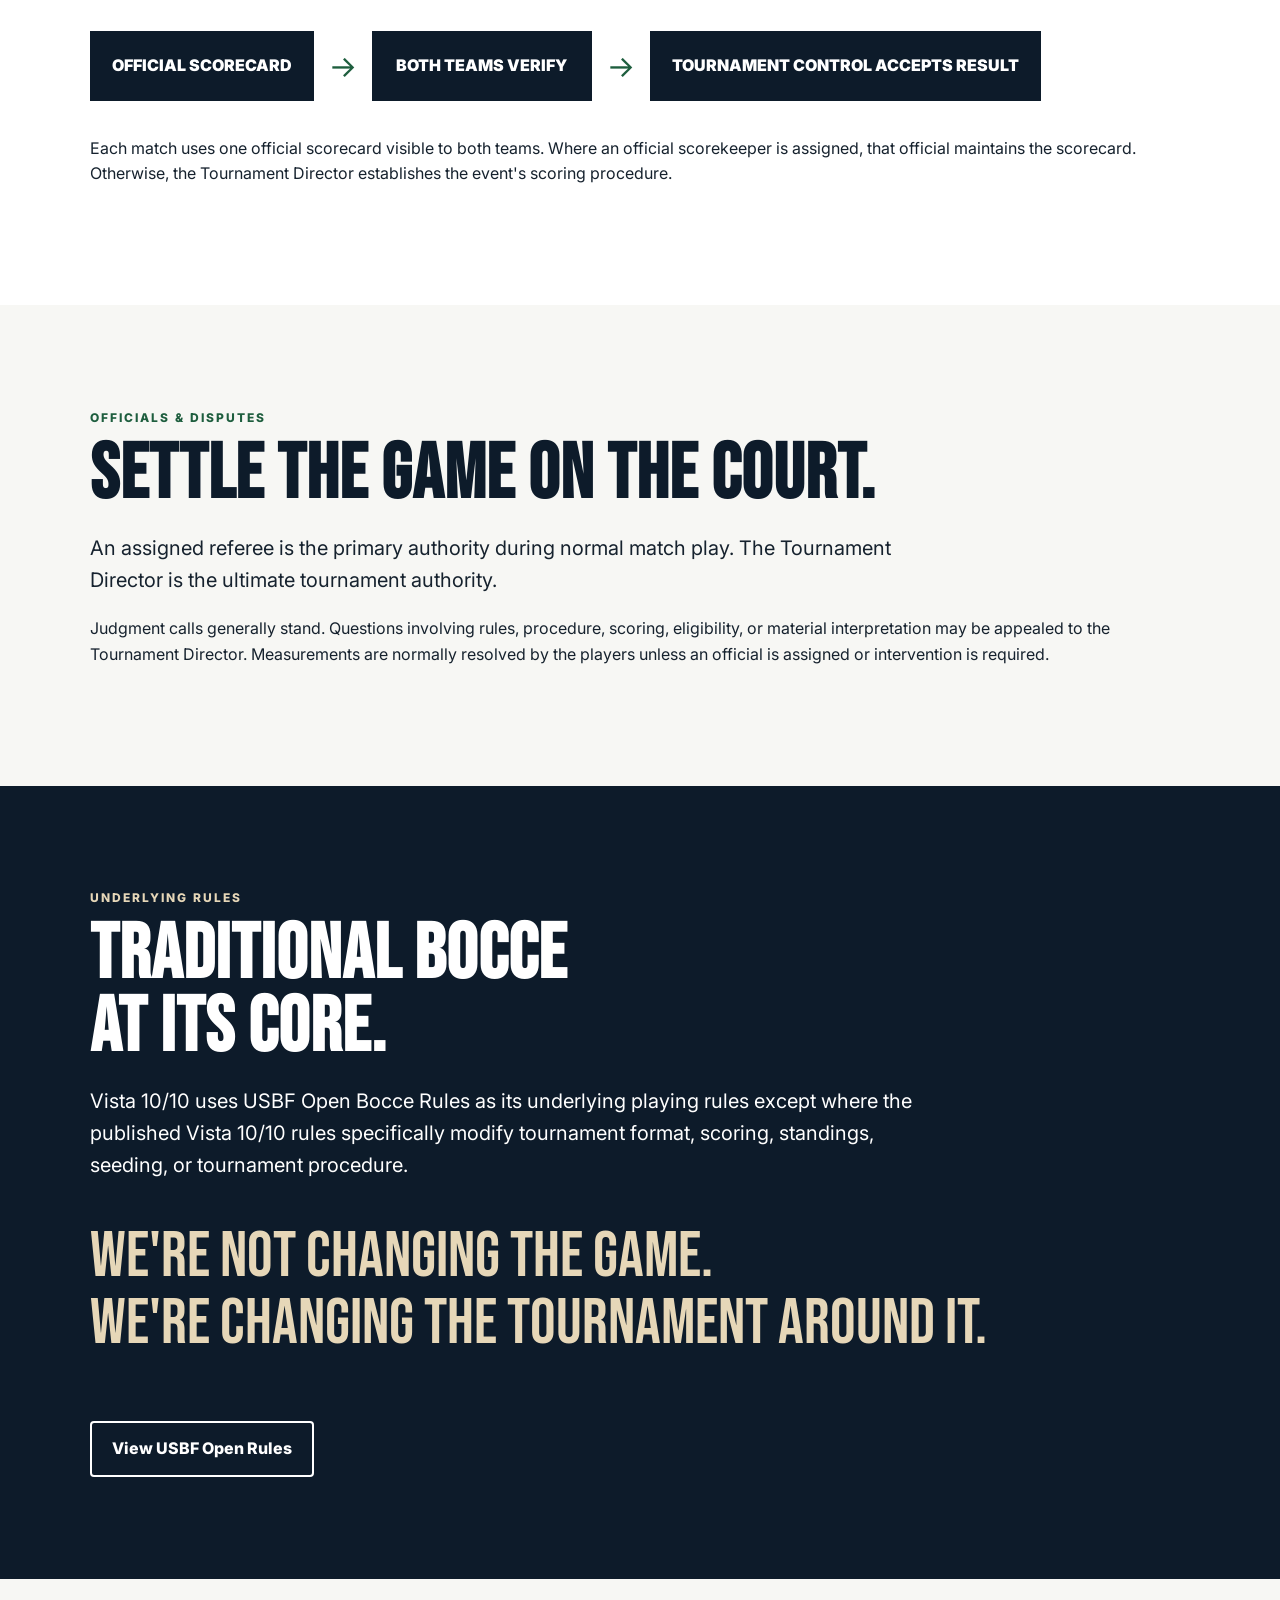
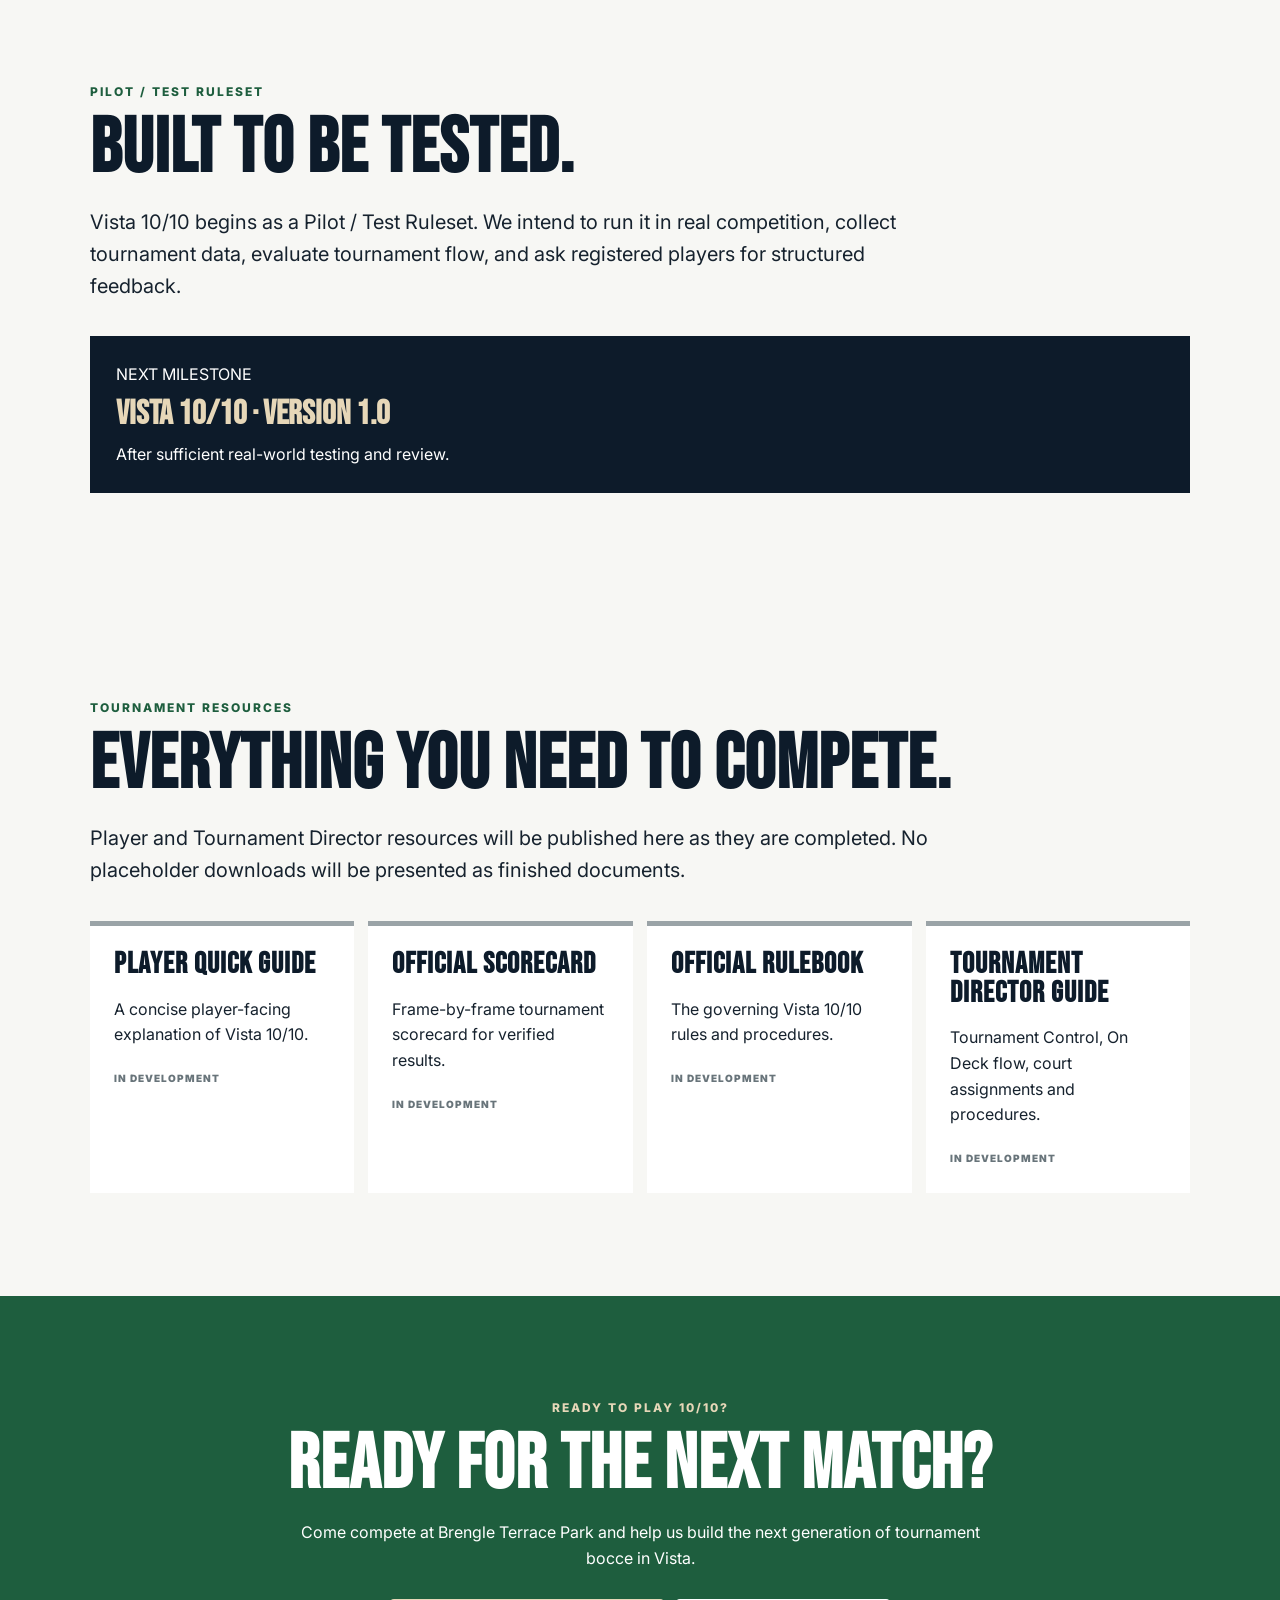
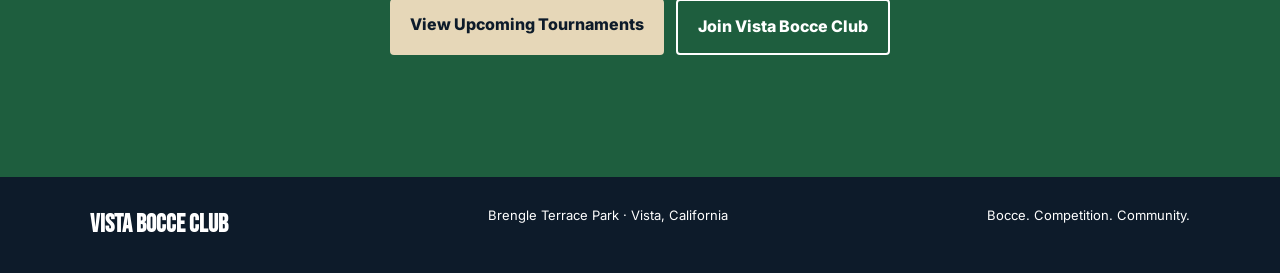
<file: ten10.html>
<!doctype html>
<html lang="en">
<head>
<meta charset="utf-8">
<meta name="viewport" content="width=device-width,initial-scale=1">
<title>Vista 10/10 Bocce | Vista Bocce Club</title>
<meta name="description" content="Vista 10/10 Bocce: 10 points, 10 frames, every point matters. Learn the pilot tournament format, standings, seeding and playoff structure.">
<link rel="preconnect" href="https://fonts.googleapis.com">
<link rel="preconnect" href="https://fonts.gstatic.com" crossorigin>
<link href="https://fonts.googleapis.com/css2?family=Bebas+Neue&family=Inter:wght@400;500;600;700;800&display=swap" rel="stylesheet">
<link rel="stylesheet" href="ten10.css">
</head>
<body>
<a class="skip-link" href="#main">Skip to content</a>
<header class="site-header">
  <a class="logo-brand" href="https://vistabocceclub.com/" aria-label="Vista Bocce Club home">
    <img src="/assets/vista-bocce-club-horizontal-logo.png" alt="Vista Bocce Club">
  </a>
  <button class="menu-toggle" type="button" aria-expanded="false" aria-controls="site-nav">Menu</button>
  <nav id="site-nav" aria-label="Primary navigation">
    <a href="/#play">Play</a><a href="/#events">Events</a><a href="/#courts">Courts</a><a href="/ten10.html" aria-current="page">10/10</a><a href="/#about">About</a><a href="/#sponsors">Sponsors</a><a class="join" href="/#join">Join</a>
  </nav>
</header>
<main id="main">
<section class="ten-hero" id="overview">
  <div class="hero-copy">
    <p class="eyebrow light">VISTA 10/10 BOCCE</p>
    <h1>10 POINTS.<br><span>10 FRAMES.</span><br>EVERY POINT MATTERS.</h1>
    <p class="hero-lede">A competitive bocce format where winning matters—and so does every point along the way.</p>
    <p>Traditional bocce. A competitive tournament format built around every frame and every point.</p>
    <p class="clock">NO GAME CLOCK. JUST BOCCE.</p>
    <div class="actions"><a class="button sand" href="#format">How 10/10 Works</a><a class="button outline" href="#tournament">View Tournament Format</a></div>
    <span class="status">PILOT / TEST RULESET</span>
  </div>
  <div class="hero-mark" aria-hidden="true"><span>10</span><i>/</i><span>10</span><small>VISTA</small></div>
</section>

<nav class="subnav" aria-label="Vista 10/10 sections"><a href="#format">Format</a><a href="#standings">Standings</a><a href="#tournament">Tournament</a><a href="#playoffs">Playoffs</a><a href="#ondeck">On Deck</a><a href="#rules">Rules</a><a href="#resources">Resources</a></nav>

<section id="format" class="section intro">
  <p class="eyebrow">THE FORMAT</p><h2>SIMPLE TO UNDERSTAND.<br>BUILT FOR COMPETITION.</h2>
  <p class="lead">No game clock. Three simple ways to understand the finish:</p>
  <div class="format-cards">
    <article><b>10</b><h3>REACH 10. WIN THE GAME.</h3><p>The first team to reach 10 points wins immediately. No additional frames are played.</p></article>
    <article><b>10</b><h3>IF NOBODY REACHES 10, THE FRAMES DECIDE IT.</h3><p>After the 10th completed regulation frame, the team with the higher score wins.</p></article>
    <article><b>+1</b><h3>TIED AFTER 10? SETTLE IT ON THE COURT.</h3><p>Start an 11th deciding frame with a new coin toss. If neither team scores, repeat with a fresh coin toss before each additional frame until a team scores. That team receives one official point and wins.</p></article>
  </div>
</section>

<section class="section points">
  <p class="eyebrow">WHY EVERY POINT MATTERS</p><h2>WIN THE GAME.<br>BUILD YOUR POSITION.</h2>
  <p class="lead">Wins come first. When records tie, scoring performance can affect qualification and seeding.</p>
  <div class="four-grid"><article><span>01</span><h3>WIN.</h3><p>Win/loss record leads.</p></article><article><span>02</span><h3>PROTECT YOUR DIFFERENTIAL.</h3><p>Points for minus points against can break ties.</p></article><article><span>03</span><h3>KEEP COMPETING.</h3><p>Every point recovered may matter later.</p></article><article><span>04</span><h3>EARN YOUR SEED.</h3><p>Preliminary results determine playoff placement.</p></article></div>
  <blockquote>THE GAME MAY BE DECIDED. YOUR TOURNAMENT POSITION MAY NOT BE.</blockquote>
</section>

<section id="standings" class="section standings">
  <p class="eyebrow">PRELIMINARY STANDINGS</p><h2>PERFORMANCE BUILDS YOUR POSITION.</h2>
  <p class="lead">Within each preliminary bracket, apply these tiebreakers in order:</p>
  <div class="ranking">
    <div><b>01</b><span><strong>WIN / LOSS RECORD</strong><small>Winning comes first.</small></span></div>
    <div><b>02</b><span><strong>HEAD-TO-HEAD RESULT</strong><small>Used within a preliminary bracket.</small></span></div>
    <div><b>03</b><span><strong>POINT DIFFERENTIAL</strong><small>Points For minus Points Against.</small></span></div>
    <div><b>04</b><span><strong>POINTS FOR</strong><small>Total preliminary points scored.</small></span></div>
    <div><b>05</b><span><strong>ONE-FRAME PLAYOFF</strong><small>Settle remaining ties on the court when practical.</small></span></div>
    <div><b>06</b><span><strong>PALLINO LAG / SHOOTOUT</strong><small>Used when an on-court playoff is not practical.</small></span></div>
  </div>
  <p class="note"><strong>Forfeits:</strong> A forfeit records the win/loss result but does not artificially create Points For, Points Against, or point differential.</p>
</section>

<section id="tournament" class="section tournament dark-section">
  <p class="eyebrow light">TOURNAMENT STRUCTURE</p><h2>FROM BRACKET PLAY<br>TO CHAMPIONSHIP.</h2>
  <p class="lead">For the preferred 16-team, four-court format, every team receives meaningful preliminary competition before the tournament moves into single-elimination play.</p>
  <div class="flow"><div><b>16</b><span>TEAMS</span></div><i>→</i><div><b>4</b><span>BRACKETS</span></div><i>→</i><div><b>3</b><span>GAMES EACH</span></div><i>→</i><div><b>12</b><span>ADVANCE</span></div><i>→</i><div><b>1</b><span>CHAMPION</span></div></div>
  <div class="tournament-copy"><div><h3>ROUND ROBIN</h3><p>Each team plays the other three teams in its bracket once. The top three in each bracket advance.</p></div><div><h3>ONE PLAYOFF FIELD</h3><p>The 12 qualifiers enter a fixed single-elimination bracket, seeded by preliminary results.</p></div></div>
  <p class="signature">YOUR BRACKET GETS YOU IN. YOUR PERFORMANCE DETERMINES WHERE YOU GO.</p>
</section>

<section class="section seeding">
  <p class="eyebrow">PLAYOFF SEEDING</p><h2>QUALIFY IN YOUR BRACKET.<br>EARN YOUR SEED ACROSS THE FIELD.</h2>
  <p class="lead">The 12 qualifying teams are compared across the entire field using their preliminary performance. Bracket finish alone does not determine playoff seed.</p>
  <div class="seed-order"><div><b>01</b><strong>WIN / LOSS</strong></div><div><b>02</b><strong>POINT DIFFERENTIAL</strong></div><div><b>03</b><strong>POINTS FOR</strong></div><div><b>04</b><strong>ON-COURT TIEBREAKER</strong></div></div>
</section>

<section id="playoffs" class="section playoffs">
  <p class="eyebrow">12-TEAM PLAYOFF</p><h2>WIN. ADVANCE. KEEP PLAYING.</h2>
  <p class="lead">Seeds #1–#4 receive first-round byes. The remaining eight teams play the opening round.</p>
  <div class="bracket-wrap" role="region" aria-label="12-team fixed playoff bracket" tabindex="0">
    <div class="bracket">
      <div class="round r1"><h3>FIRST ROUND<small>8 Teams · 4 Matches</small></h3>
        <div class="match"><small>MATCH 1</small><b>#5 SEED</b><em>vs</em><b>#12 SEED</b></div>
        <div class="match"><small>MATCH 2</small><b>#6 SEED</b><em>vs</em><b>#11 SEED</b></div>
        <div class="match"><small>MATCH 3</small><b>#7 SEED</b><em>vs</em><b>#10 SEED</b></div>
        <div class="match"><small>MATCH 4</small><b>#8 SEED</b><em>vs</em><b>#9 SEED</b></div>
      </div>
      <div class="round r2"><h3>QUARTERFINALS<small>8 Teams · 4 Matches</small></h3>
        <div class="match bye"><small>QF 1 · FIRST-ROUND BYE</small><b>#1 SEED</b><em>vs</em><b>WINNER #8 / #9</b></div>
        <div class="match bye"><small>QF 2 · FIRST-ROUND BYE</small><b>#4 SEED</b><em>vs</em><b>WINNER #5 / #12</b></div>
        <div class="match bye"><small>QF 3 · FIRST-ROUND BYE</small><b>#2 SEED</b><em>vs</em><b>WINNER #7 / #10</b></div>
        <div class="match bye"><small>QF 4 · FIRST-ROUND BYE</small><b>#3 SEED</b><em>vs</em><b>WINNER #6 / #11</b></div>
      </div>
      <div class="round r3"><h3>SEMIFINALS<small>4 Teams · 2 Matches</small></h3>
        <div class="match semi"><small>SEMIFINAL 1</small><b>WINNER QF1</b><em>vs</em><b>WINNER QF2</b></div>
        <div class="match semi"><small>SEMIFINAL 2</small><b>WINNER QF3</b><em>vs</em><b>WINNER QF4</b></div>
      </div>
      <div class="round r4"><h3>CHAMPIONSHIP<small>2 Teams · 1 Champion</small></h3>
        <div class="match final"><small>VISTA 10/10 CHAMPIONSHIP</small><b>WINNER SF1</b><em>vs</em><b>WINNER SF2</b></div>
        <div class="champion"><small>CHAMPION</small><b>VISTA 10/10</b></div>
      </div>
    </div>
  </div>
  <div class="bracket-rule"><strong>FIXED BRACKET</strong><p>Seeds #1–#4 receive first-round byes. Once the playoff bracket is published, teams are not reseeded. Winners advance through their assigned bracket path to the championship.</p></div>
</section>

<section class="section championship dark-section">
  <p class="eyebrow light">THE CHAMPIONSHIP</p><h2>ONE MATCH MAY<br>GO FURTHER.</h2>
  <p>Unless otherwise announced, playoff matches use standard Vista 10/10 rules. For selected tournaments, the Tournament Director may designate the championship:</p>
  <div class="twelve">FIRST TO <b>12</b><span>NO FRAME LIMIT</span></div>
  <p>If used, the extended championship format must be announced before playoff competition begins and remains fixed for that tournament.</p>
  <p class="signature">NO MID-TOURNAMENT CHANGES.</p>
</section>

<section class="section pallino">
  <p class="eyebrow">PALLINO &amp; FIRST BALL</p><h2>WHO STARTS EACH FRAME?</h2>
  <div class="three-steps"><article><span>01</span><h3>FRAME 1</h3><b>COIN TOSS</b><p>The winning team receives control of the pallino and first ball.</p></article><article><span>02</span><h3>FRAMES 2–10</h3><b>PREVIOUS SCORING TEAM</b><p>The team that scored in the previous frame receives the pallino and throws first.</p></article><article><span>03</span><h3>SUDDEN DEATH</h3><b>NEW COIN TOSS</b><p>A new coin toss determines pallino control and first ball for the 11th frame and for every additional deciding frame if neither team scores.</p></article></div>
</section>

<section id="ondeck" class="section ondeck dark-section">
  <p class="eyebrow light">TOURNAMENT CONTROL</p><h2>YOU'RE ON DECK.</h2>
  <p class="lead">With four active courts, Tournament Control can maintain up to four On Deck matches so teams are ready when a court opens.</p>
  <div class="control-board"><div class="courts-board"><div><b>COURT 1</b><span>PLAYING</span></div><div><b>COURT 2</b><span>PLAYING</span></div><div><b>COURT 3</b><span>PLAYING</span></div><div><b>COURT 4</b><span>PLAYING</span></div></div><div class="deck-board"><div><b>ON DECK 01</b><span>READY</span></div><div><b>ON DECK 02</b><span>READY</span></div><div><b>ON DECK 03</b><span>READY</span></div><div><b>ON DECK 04</b><span>READY</span></div></div></div>
  <p><strong>On Deck means ready to play—not assigned to a court.</strong> The next eligible matchup is assigned to the next appropriate available court according to the predetermined master game order. If a team is still playing, its matchup may be temporarily skipped without losing priority.</p>
  <p class="signature">KEEP THE COURTS PLAYING. KEEP THE TOURNAMENT MOVING.</p>
</section>

<section class="section scorekeeping">
  <p class="eyebrow">SCORING &amp; VERIFICATION</p><h2>ONE SCORE. VERIFIED BY BOTH TEAMS.</h2>
  <div class="verify"><div>OFFICIAL SCORECARD</div><i>→</i><div>BOTH TEAMS VERIFY</div><i>→</i><div>TOURNAMENT CONTROL ACCEPTS RESULT</div></div>
  <p>Each match uses one official scorecard visible to both teams. Where an official scorekeeper is assigned, that official maintains the scorecard. Otherwise, the Tournament Director establishes the event's scoring procedure.</p>
</section>

<section class="section officials">
  <p class="eyebrow">OFFICIALS &amp; DISPUTES</p><h2>SETTLE THE GAME ON THE COURT.</h2>
  <p class="lead">An assigned referee is the primary authority during normal match play. The Tournament Director is the ultimate tournament authority.</p>
  <p>Judgment calls generally stand. Questions involving rules, procedure, scoring, eligibility, or material interpretation may be appealed to the Tournament Director. Measurements are normally resolved by the players unless an official is assigned or intervention is required.</p>
</section>

<section id="rules" class="section underlying dark-section">
  <p class="eyebrow light">UNDERLYING RULES</p><h2>TRADITIONAL BOCCE<br>AT ITS CORE.</h2>
  <p class="lead">Vista 10/10 uses USBF Open Bocce Rules as its underlying playing rules except where the published Vista 10/10 rules specifically modify tournament format, scoring, standings, seeding, or tournament procedure.</p>
  <p class="signature huge">WE'RE NOT CHANGING THE GAME.<br>WE'RE CHANGING THE TOURNAMENT AROUND IT.</p>
  <a class="button outline" href="https://usbf.us/wp-content/uploads/2023/05/USBF-Open-Rules_03-23-23.pdf" target="_blank" rel="noopener">View USBF Open Rules</a>
</section>

<section class="section pilot">
  <p class="eyebrow">PILOT / TEST RULESET</p><h2>BUILT TO BE TESTED.</h2>
  <p class="lead">Vista 10/10 begins as a Pilot / Test Ruleset. We intend to run it in real competition, collect tournament data, evaluate tournament flow, and ask registered players for structured feedback.</p>
  <div class="v1">NEXT MILESTONE <strong>VISTA 10/10 · VERSION 1.0</strong><span>After sufficient real-world testing and review.</span></div>
</section>

<section id="resources" class="section resources">
  <p class="eyebrow">TOURNAMENT RESOURCES</p><h2>EVERYTHING YOU NEED TO COMPETE.</h2>
  <p class="lead">Player and Tournament Director resources will be published here as they are completed. No placeholder downloads will be presented as finished documents.</p>
  <div class="resource-grid"><article><h3>PLAYER QUICK GUIDE</h3><p>A concise player-facing explanation of Vista 10/10.</p><span>IN DEVELOPMENT</span></article><article><h3>OFFICIAL SCORECARD</h3><p>Frame-by-frame tournament scorecard for verified results.</p><span>IN DEVELOPMENT</span></article><article><h3>OFFICIAL RULEBOOK</h3><p>The governing Vista 10/10 rules and procedures.</p><span>IN DEVELOPMENT</span></article><article><h3>TOURNAMENT DIRECTOR GUIDE</h3><p>Tournament Control, On Deck flow, court assignments and procedures.</p><span>IN DEVELOPMENT</span></article></div>
</section>

<section class="final-cta"><p class="eyebrow light">READY TO PLAY 10/10?</p><h2>READY FOR THE NEXT MATCH?</h2><p>Come compete at Brengle Terrace Park and help us build the next generation of tournament bocce in Vista.</p><div class="actions center"><a class="button sand" href="https://vistabocceclub.com/#events">View Upcoming Tournaments</a><a class="button outline" href="https://vistabocceclub.com/#join">Join Vista Bocce Club</a></div></section>
</main>
<footer><b>VISTA BOCCE CLUB</b><span>Brengle Terrace Park · Vista, California</span><span>Bocce. Competition. Community.</span></footer>
<script>
const b=document.querySelector('.menu-toggle'),n=document.querySelector('#site-nav');if(b&&n){b.addEventListener('click',()=>{const o=b.getAttribute('aria-expanded')==='true';b.setAttribute('aria-expanded',String(!o));n.classList.toggle('open',!o)});n.querySelectorAll('a').forEach(a=>a.addEventListener('click',()=>{b.setAttribute('aria-expanded','false');n.classList.remove('open')}))}
</script>
</body></html>
</file>
<file: styles.css>
:root{--navy:#0D1B2A;--green:#1E5E3E;--blue:#0077B6;--sand:#E6D7B8;--red:#C62828;--off:#F7F7F4;--ink:#16222e}*{box-sizing:border-box}html{scroll-behavior:smooth}body{margin:0;background:var(--off);color:var(--ink);font-family:Inter,Arial,sans-serif;line-height:1.55}header{position:sticky;top:0;z-index:20;background:rgba(247,247,244,.96);border-bottom:1px solid #d7d9d8;display:flex;justify-content:space-between;align-items:center;min-height:112px;padding:10px 5vw}.brand{display:flex;align-items:center;color:var(--navy);text-decoration:none}.logo-brand{width:min(560px,42vw);max-width:560px;height:92px;flex-shrink:0}.logo-brand img{display:block;width:100%;height:100%;object-fit:contain;object-position:left center}nav{display:flex;gap:22px;align-items:center;margin-left:auto}nav a{color:var(--navy);text-decoration:none;font-weight:700;font-size:14px}.join{background:var(--navy);color:white;padding:10px 16px;border-radius:5px}.hero{min-height:78vh;padding:8vw 7vw;display:grid;grid-template-columns:1.15fr .85fr;gap:5vw;align-items:center;background:linear-gradient(135deg,#f7f7f4 0 68%,#e6d7b8 68%)}.eyebrow{font-size:12px;letter-spacing:2px;font-weight:800;color:var(--green);margin:0 0 12px}h1,h2,h3{font-family:'Bebas Neue',Impact,sans-serif;line-height:.95;letter-spacing:1px;margin:0 0 18px;color:var(--navy)}h1{font-size:clamp(62px,9vw,132px)}h1 em{font-style:normal;color:var(--red)}h2{font-size:clamp(44px,6vw,78px)}h3{font-size:32px}.lede{font-size:20px;max-width:680px}.actions{display:flex;gap:12px;margin-top:28px}.button,button{border:0;background:var(--navy);color:#fff;padding:13px 20px;border-radius:4px;font-weight:800;cursor:pointer;text-decoration:none}.ghost{background:transparent;color:var(--navy);border:2px solid var(--navy)}.hero-card{background:var(--navy);color:#fff;border-radius:16px;padding:30px;box-shadow:0 18px 45px rgba(13,27,42,.18)}.court-art{height:330px;border-radius:10px;background:repeating-linear-gradient(90deg,#d5c29d 0 25px,#e6d7b8 25px 50px);position:relative;overflow:hidden;margin-bottom:25px}.court-art:before{content:'';position:absolute;inset:25px;border:4px solid rgba(13,27,42,.35);border-radius:8px}.ball{width:76px;height:76px;border-radius:50%;position:absolute;box-shadow:inset -12px -14px 20px rgba(0,0,0,.25),0 8px 12px rgba(0,0,0,.2)}.green{background:var(--green);left:23%;top:45%}.red{background:var(--red);right:22%;top:30%}.pallino{position:absolute;width:32px;height:32px;background:white;border-radius:50%;left:49%;top:51%;box-shadow:0 5px 8px rgba(0,0,0,.2)}.stats{display:grid;grid-template-columns:repeat(4,1fr);background:var(--green);color:#fff}.stats div{padding:28px 5vw;border-right:1px solid rgba(255,255,255,.2)}.stats strong{display:block;font-family:'Bebas Neue';font-size:45px}.stats span{font-size:13px;font-weight:700}.split,.courts,.join-panel,.about,.sponsors,#events{padding:9vw 7vw}.split{display:grid;grid-template-columns:.8fr 1.2fr;gap:8vw}.cards{display:grid;grid-template-columns:repeat(3,1fr);gap:14px}.cards article{background:white;padding:25px;border-top:5px solid var(--blue);box-shadow:0 8px 25px rgba(13,27,42,.06)}.cards span{font-weight:900;color:var(--blue)}.dark{background:var(--navy);color:white;padding:9vw 7vw}.dark h2,.dark p,.dark span{color:white}.section-head{display:grid;grid-template-columns:1fr 1fr;gap:5vw}.rules{display:grid;grid-template-columns:repeat(4,1fr);gap:12px;margin:45px 0}.rules div{border:1px solid rgba(255,255,255,.25);padding:25px}.rules b{display:block;font-family:'Bebas Neue';font-size:45px;color:var(--sand)}details{border-top:1px solid rgba(255,255,255,.3);padding-top:20px}summary{cursor:pointer;font-weight:800}.details-grid{display:grid;grid-template-columns:repeat(3,1fr);gap:20px;margin-top:20px}.event-grid{display:grid;gap:15px}.event{display:grid;grid-template-columns:100px 1fr auto;gap:25px;align-items:center;background:white;padding:22px;border-left:6px solid var(--green);box-shadow:0 8px 25px rgba(13,27,42,.06)}.date{background:var(--sand);padding:15px;text-align:center}.date b{display:block;font-family:'Bebas Neue';font-size:30px;color:var(--navy)}.date small{font-weight:900}.tag{display:inline-block;background:#e5eff4;padding:5px 9px;font-size:11px;font-weight:800}.courts{display:grid;grid-template-columns:1fr 1fr;gap:6vw;background:#ecece7}.muted{color:#52606b}.court-map{display:grid;grid-template-columns:1fr 1fr;gap:12px;align-content:center}.court{height:150px;background:linear-gradient(90deg,#d4c29f,#e6d7b8);border:5px solid var(--navy);display:flex;align-items:center;justify-content:center;font-family:'Bebas Neue';font-size:28px;color:var(--navy)}.join-panel{display:grid;grid-template-columns:1fr .8fr;gap:8vw;background:var(--sand)}form{display:grid;gap:13px}label{font-weight:800;font-size:13px}input,select{display:block;width:100%;padding:13px;border:1px solid #aeb4b7;border-radius:4px;background:#fff;margin-top:5px}.formmsg{font-weight:700;color:var(--green)}.sponsorbox{margin-top:30px;height:120px;border:2px dashed #9ba2a5;display:flex;align-items:center;justify-content:center;font-weight:900;color:#69747b}footer{background:var(--navy);color:#fff;padding:28px 7vw;display:flex;gap:30px;justify-content:space-between;font-size:13px}footer b{font-family:'Bebas Neue';font-size:25px}@media(max-width:900px){nav{display:none}.hero,.split,.courts,.join-panel,.section-head{grid-template-columns:1fr}.stats{grid-template-columns:1fr 1fr}.cards,.rules,.details-grid{grid-template-columns:1fr 1fr}.hero{background:var(--off)}.event{grid-template-columns:75px 1fr}.event button{grid-column:2}.court-map{margin-top:20px}}@media(max-width:600px){.stats,.cards,.rules,.details-grid{grid-template-columns:1fr}.hero{padding:16vw 6vw}.split,.courts,.join-panel,#events,.about,.sponsors,.dark{padding:16vw 6vw}h1{font-size:64px}.hero-card{margin-top:15px}footer{flex-direction:column}}


/* V4.1 — locked V3 approved large header logo */
@media(max-width:1100px){
  .logo-brand{width:min(460px,40vw);height:82px}
}
@media(max-width:900px){
  header{min-height:88px;padding:8px 4vw}
  .logo-brand{width:min(360px,72vw);height:70px}
}
@media(max-width:620px){
  header{min-height:76px;padding:7px 4vw}
  .logo-brand{width:min(275px,74vw);height:58px}
}

/* V4 launch candidate additions */
.skip-link{position:absolute;left:-9999px;top:auto}.skip-link:focus{left:16px;top:16px;z-index:100;background:#fff;color:var(--navy);padding:10px 14px;border:2px solid var(--navy)}
.menu-toggle{display:none;background:transparent;color:var(--navy);border:2px solid var(--navy);padding:9px 12px}
.section-intro{max-width:800px;margin-bottom:30px}.small-button{display:inline-block;background:var(--navy);color:#fff;text-decoration:none;padding:11px 15px;border-radius:4px;font-weight:800;font-size:13px}.newcomer-band{display:flex;gap:40px;justify-content:space-between;align-items:center;background:var(--green);color:white;padding:38px 7vw}.newcomer-band h3{color:#fff;margin-bottom:8px}.newcomer-band p{margin:0;max-width:980px}.ghost-light{border:2px solid #fff;background:transparent;white-space:nowrap}.format-tagline{font-weight:800;color:var(--sand)!important;font-size:20px}.membership-section,.faq{padding:9vw 7vw}.three-col,.about-grid{display:grid;grid-template-columns:repeat(3,1fr);gap:18px}.three-col article{background:#fff;padding:25px;border-top:5px solid var(--green);box-shadow:0 8px 25px rgba(13,27,42,.06)}.about-grid{grid-template-columns:1.25fr .75fr}.vision-box{background:var(--navy);color:#fff;padding:28px}.vision-box h3{color:#fff}.faq{background:#ecece7}.faq-grid{display:grid;grid-template-columns:1fr 1fr;gap:14px}.faq details{background:#fff;border:1px solid #d7d9d8;padding:18px}.faq summary{color:var(--navy)}.faq details p{margin-bottom:0}.honeypot{position:absolute;left:-9999px}.optional{font-weight:500;color:#596773}fieldset{border:1px solid #aeb4b7;border-radius:4px;padding:12px}legend{font-weight:800;font-size:13px}.check{display:flex;gap:8px;align-items:center;font-weight:600;margin:7px 0}.check input{width:auto;margin:0}.event .small-button{justify-self:end}.formmsg:empty{display:none}
@media(max-width:900px){.menu-toggle{display:block}.site-header{flex-wrap:wrap}.site-header nav{display:none;width:100%;flex-direction:column;align-items:stretch;gap:0;padding:8px 0 12px}.site-header nav.open{display:flex}.site-header nav a{padding:12px 4px;border-top:1px solid #d7d9d8}.site-header nav .join{margin-top:6px;text-align:center}.newcomer-band{align-items:flex-start;flex-direction:column}.three-col,.about-grid,.faq-grid{grid-template-columns:1fr}.event .small-button{grid-column:2;justify-self:start}}
@media(max-width:600px){.membership-section,.faq{padding:16vw 6vw}.event{grid-template-columns:70px 1fr;gap:14px;padding:17px}.newcomer-band{padding:38px 6vw}.logo-brand{width:min(265px,70vw)}.menu-toggle{font-size:13px}.lede{font-size:18px}}

/* Crest-only homepage hero update */
.hero-crest{display:flex;align-items:center;justify-content:center;min-width:0}
.hero-crest img{display:block;width:min(100%,720px);height:auto;max-height:690px;object-fit:contain;filter:drop-shadow(0 18px 24px rgba(13,27,42,.18))}
@media(max-width:1100px){.hero-crest img{width:min(100%,620px);max-height:600px}}
@media(max-width:900px){.hero-crest{margin-top:24px}.hero-crest img{width:min(88vw,620px);max-height:none}}
@media(max-width:600px){.hero-crest img{width:min(92vw,520px)}}
</file>
<file: ten10.css>
:root{--navy:#0D1B2A;--green:#1E5E3E;--blue:#0077B6;--sand:#E6D7B8;--red:#C62828;--off:#F7F7F4;--ink:#16222e;--line:#d7d9d8}*{box-sizing:border-box}html{scroll-behavior:smooth}body{margin:0;background:var(--off);color:var(--ink);font-family:Inter,Arial,sans-serif;line-height:1.6}.skip-link{position:absolute;left:-9999px}.skip-link:focus{left:16px;top:16px;z-index:100;background:#fff;padding:10px}.site-header{position:sticky;top:0;z-index:30;background:rgba(247,247,244,.97);border-bottom:1px solid var(--line);display:flex;justify-content:space-between;align-items:center;min-height:112px;padding:10px 5vw}.logo-brand{width:min(560px,42vw);height:92px;flex-shrink:0}.logo-brand img{display:block;width:100%;height:100%;object-fit:contain;object-position:left center}.site-header nav{display:flex;gap:20px;align-items:center;margin-left:auto}.site-header nav a{color:var(--navy);text-decoration:none;font-weight:800;font-size:13px}.join{background:var(--navy);color:#fff!important;padding:10px 14px;border-radius:4px}.menu-toggle{display:none;background:transparent;color:var(--navy);border:2px solid var(--navy);padding:9px 12px;font-weight:800}.ten-hero{min-height:calc(100vh - 112px);padding:7vw;display:grid;grid-template-columns:1.1fr .9fr;gap:5vw;align-items:center;background:var(--navy);color:#fff;overflow:hidden}.eyebrow{font-size:12px;letter-spacing:2px;font-weight:800;color:var(--green);margin:0 0 12px}.eyebrow.light{color:var(--sand)}h1,h2,h3{font-family:'Bebas Neue',Impact,sans-serif;line-height:.95;letter-spacing:1px;margin:0 0 18px;color:var(--navy)}h1{font-size:clamp(66px,8.4vw,128px);color:#fff}h1 span{color:var(--sand)}h2{font-size:clamp(48px,6vw,82px)}h3{font-size:30px}.hero-lede,.lead{font-size:20px;max-width:850px}.hero-copy>p{max-width:760px}.hero-rule{border-left:5px solid var(--sand);padding-left:18px}.clock{font-family:'Bebas Neue';font-size:27px;letter-spacing:1.5px;color:var(--sand)}.actions{display:flex;gap:12px;margin:28px 0 20px;flex-wrap:wrap}.button{display:inline-block;padding:13px 20px;border-radius:4px;font-weight:800;text-decoration:none}.sand{background:var(--sand);color:var(--navy)}.outline{border:2px solid #fff;color:#fff}.status{display:inline-block;border:1px solid rgba(255,255,255,.45);padding:7px 10px;font-size:11px;font-weight:900;letter-spacing:1px}.hero-mark{display:flex;align-items:center;justify-content:center;position:relative;font-family:'Bebas Neue';font-size:clamp(90px,14vw,220px);line-height:.8;color:var(--sand);min-height:420px}.hero-mark i{font-style:normal;color:#fff;opacity:.35;margin:0 8px}.hero-mark small{position:absolute;bottom:16%;font-size:28px;letter-spacing:8px;color:#fff}.subnav{position:sticky;top:112px;z-index:20;background:#fff;border-bottom:1px solid var(--line);display:flex;justify-content:center;gap:26px;padding:12px 5vw;overflow:auto}.subnav a{white-space:nowrap;color:var(--navy);text-decoration:none;font-size:12px;font-weight:900;text-transform:uppercase}.section{padding:8vw 7vw}.intro,.seeding,.pallino,.officials,.pilot,.resources{background:var(--off)}.points,.standings,.scorekeeping,.playoffs{background:#fff}.format-cards{display:grid;grid-template-columns:repeat(3,1fr);gap:16px;margin-top:42px}.format-cards article{padding:28px;background:#fff;border-top:6px solid var(--blue);box-shadow:0 8px 28px rgba(13,27,42,.07)}.format-cards b{font-family:'Bebas Neue';font-size:70px;color:var(--blue)}.four-grid{display:grid;grid-template-columns:repeat(4,1fr);gap:14px;margin-top:38px}.four-grid article{border-top:1px solid var(--line);padding-top:18px}.four-grid span{font-weight:900;color:var(--blue)}blockquote{margin:55px 0 0;padding:28px;border-left:8px solid var(--green);font-family:'Bebas Neue';font-size:clamp(32px,4vw,58px);line-height:1;color:var(--navy);background:#eef2ed}.ranking{max-width:900px;margin-top:38px}.ranking>div{display:grid;grid-template-columns:90px 1fr;gap:18px;padding:18px 0;border-bottom:1px solid var(--line);align-items:center}.ranking b{font-family:'Bebas Neue';font-size:44px;color:var(--green)}.ranking strong,.ranking small{display:block}.ranking small{color:#596773;margin-top:3px}.note{margin-top:28px;background:#f0eee7;padding:18px;border-left:5px solid var(--sand)}.dark-section{background:var(--navy);color:#fff}.dark-section h2,.dark-section h3{color:#fff}.flow{display:flex;align-items:stretch;gap:10px;margin:48px 0;overflow:auto}.flow div{min-width:150px;flex:1;border:1px solid rgba(255,255,255,.25);padding:24px;text-align:center}.flow b{display:block;font-family:'Bebas Neue';font-size:60px;color:var(--sand)}.flow span{font-size:12px;font-weight:900}.flow i{align-self:center;font-style:normal;font-size:30px;color:var(--sand)}.tournament-copy{display:grid;grid-template-columns:1fr 1fr;gap:35px}.signature{font-family:'Bebas Neue';font-size:clamp(30px,4vw,54px);line-height:1.05;color:var(--sand);margin-top:42px}.signature.huge{font-size:clamp(36px,5vw,68px)}.seed-order{display:grid;grid-template-columns:repeat(4,1fr);gap:12px;margin:38px 0}.seed-order div{background:var(--navy);color:#fff;padding:22px}.seed-order b{display:block;font-family:'Bebas Neue';font-size:40px;color:var(--sand)}.example{max-width:700px;background:#fff;border-left:6px solid var(--green);padding:22px;box-shadow:0 8px 25px rgba(13,27,42,.06)}.example p{margin:5px 0}.example .result{font-weight:800;color:var(--green);margin-top:15px}.bracket-wrap{overflow-x:auto;padding:10px 0 22px}.bracket{min-width:1120px;display:grid;grid-template-columns:repeat(4,1fr);gap:22px;align-items:start}.round h3{font-size:26px;border-bottom:3px solid var(--navy);padding-bottom:10px}.round h3 small{display:block;font-family:Inter;font-size:10px;letter-spacing:0;margin-top:6px}.match{background:var(--off);border:1px solid var(--line);border-left:5px solid var(--blue);padding:15px;margin:14px 0;min-height:126px;display:flex;flex-direction:column;justify-content:center}.match small{font-size:9px;font-weight:900;color:#596773;margin-bottom:7px}.match b{font-size:13px}.match em{font-style:normal;font-size:10px;color:#7b858c;margin:4px 0}.match.bye{border-left-color:var(--green);background:#eef2ed}.semi{margin-top:82px;margin-bottom:122px}.final{margin-top:190px}.champion{background:var(--navy);color:#fff;padding:20px;text-align:center;margin-top:35px}.champion small,.champion b{display:block}.champion b{font-family:'Bebas Neue';font-size:30px;color:var(--sand)}.bracket-rule{margin-top:28px;background:var(--navy);color:#fff;padding:24px;border-left:7px solid var(--sand)}.bracket-rule strong{font-family:'Bebas Neue';font-size:28px;color:var(--sand)}.bracket-rule p{margin:4px 0 0}.twelve{font-family:'Bebas Neue';font-size:clamp(44px,6vw,78px);margin:32px 0;color:#fff}.twelve b{font-size:1.4em;color:var(--sand)}.twelve span{display:block;font-size:.45em;letter-spacing:3px}.three-steps{display:grid;grid-template-columns:repeat(3,1fr);gap:15px;margin-top:38px}.three-steps article{background:#fff;padding:25px;border-top:5px solid var(--green)}.three-steps span{font-weight:900;color:var(--green)}.three-steps b{display:block;color:var(--green);margin-bottom:8px}.control-board{display:grid;grid-template-columns:1fr 1fr;gap:22px;margin:40px 0}.courts-board,.deck-board{display:grid;grid-template-columns:1fr 1fr;gap:10px}.control-board div div{border:1px solid rgba(255,255,255,.3);padding:18px}.control-board b,.control-board span{display:block}.control-board span{color:var(--sand);font-size:11px;font-weight:900}.verify{display:flex;gap:15px;align-items:center;margin:35px 0;overflow:auto}.verify div{background:var(--navy);color:#fff;padding:22px;font-weight:900;min-width:220px;text-align:center}.verify i{font-style:normal;font-size:30px;color:var(--green)}.v1{margin-top:34px;background:var(--navy);color:#fff;padding:26px}.v1 strong,.v1 span{display:block}.v1 strong{font-family:'Bebas Neue';font-size:34px;color:var(--sand)}.resource-grid{display:grid;grid-template-columns:repeat(4,1fr);gap:14px;margin-top:35px}.resource-grid article{background:#fff;padding:24px;border-top:5px solid #9aa3a7}.resource-grid span{font-size:10px;font-weight:900;letter-spacing:1px;color:#68747a}.final-cta{text-align:center;padding:8vw 7vw;background:var(--green);color:#fff}.final-cta h2{color:#fff}.final-cta p{max-width:700px;margin-left:auto;margin-right:auto}.center{justify-content:center}footer{background:var(--navy);color:#fff;padding:28px 7vw;display:flex;gap:30px;justify-content:space-between;font-size:13px}footer b{font-family:'Bebas Neue';font-size:25px}@media(max-width:1100px){.logo-brand{width:min(460px,40vw);height:82px}.four-grid,.resource-grid{grid-template-columns:1fr 1fr}.seed-order{grid-template-columns:1fr 1fr}}@media(max-width:900px){.site-header{min-height:88px;padding:8px 4vw;flex-wrap:wrap}.logo-brand{width:min(360px,72vw);height:70px}.menu-toggle{display:block}.site-header nav{display:none;width:100%;flex-direction:column;align-items:stretch;gap:0;padding:8px 0 12px}.site-header nav.open{display:flex}.site-header nav a{padding:12px 4px;border-top:1px solid var(--line)}.subnav{top:88px;justify-content:flex-start}.ten-hero{grid-template-columns:1fr;min-height:auto;padding:12vw 7vw}.hero-mark{min-height:260px}.format-cards,.three-steps,.tournament-copy{grid-template-columns:1fr}.control-board{grid-template-columns:1fr}.flow{gap:6px}.flow div{min-width:130px}.section{padding:12vw 7vw}}@media(max-width:620px){.site-header{min-height:76px;padding:7px 4vw}.logo-brand{width:min(265px,70vw);height:58px}.subnav{top:76px}.section,.ten-hero,.final-cta{padding:16vw 6vw}.format-cards,.four-grid,.seed-order,.three-steps,.resource-grid{grid-template-columns:1fr}.ranking>div{grid-template-columns:65px 1fr}.courts-board,.deck-board{grid-template-columns:1fr}.verify{align-items:stretch;flex-direction:column}.verify i{transform:rotate(90deg);align-self:center}.hero-mark{font-size:110px}.hero-mark small{font-size:20px}.flow i{display:none}.flow{display:grid;grid-template-columns:1fr 1fr}.flow div:last-child{grid-column:1/-1}.actions{flex-direction:column;align-items:stretch}.button{text-align:center}footer{flex-direction:column}}
</file>
